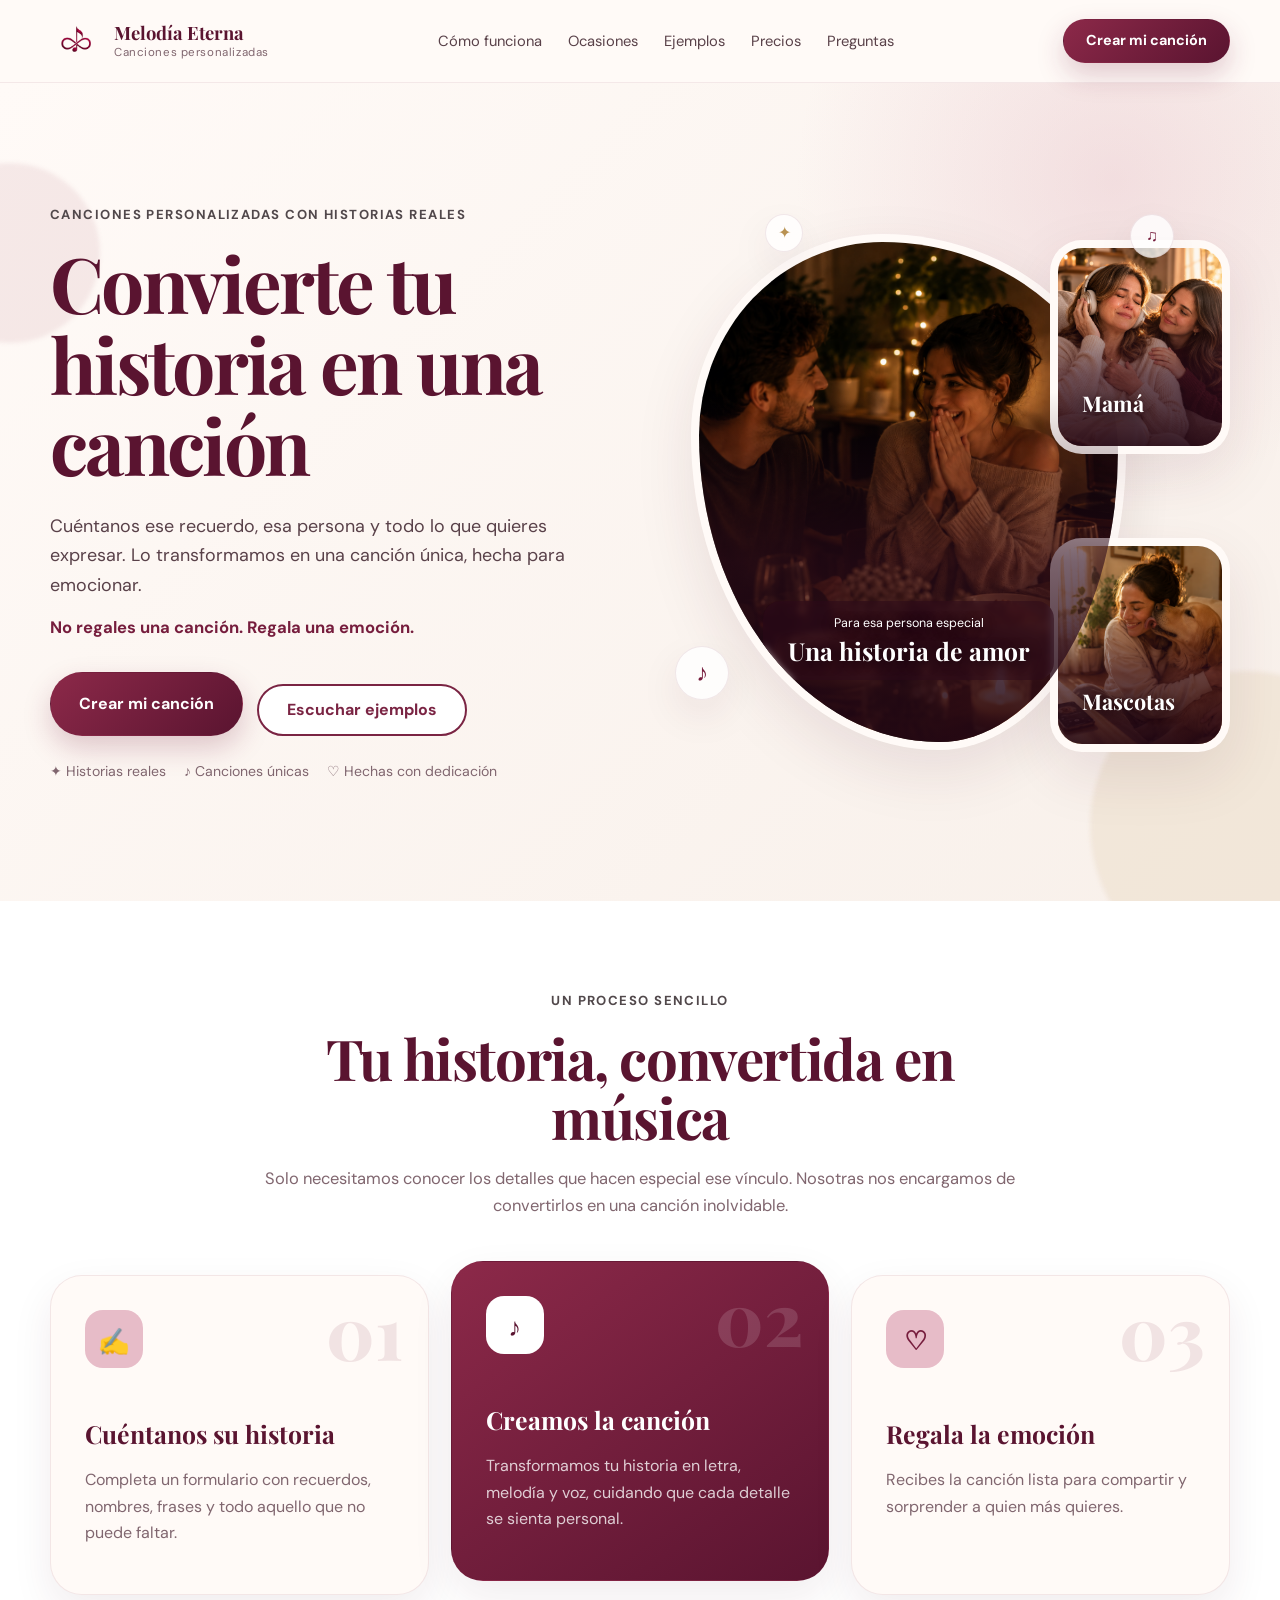
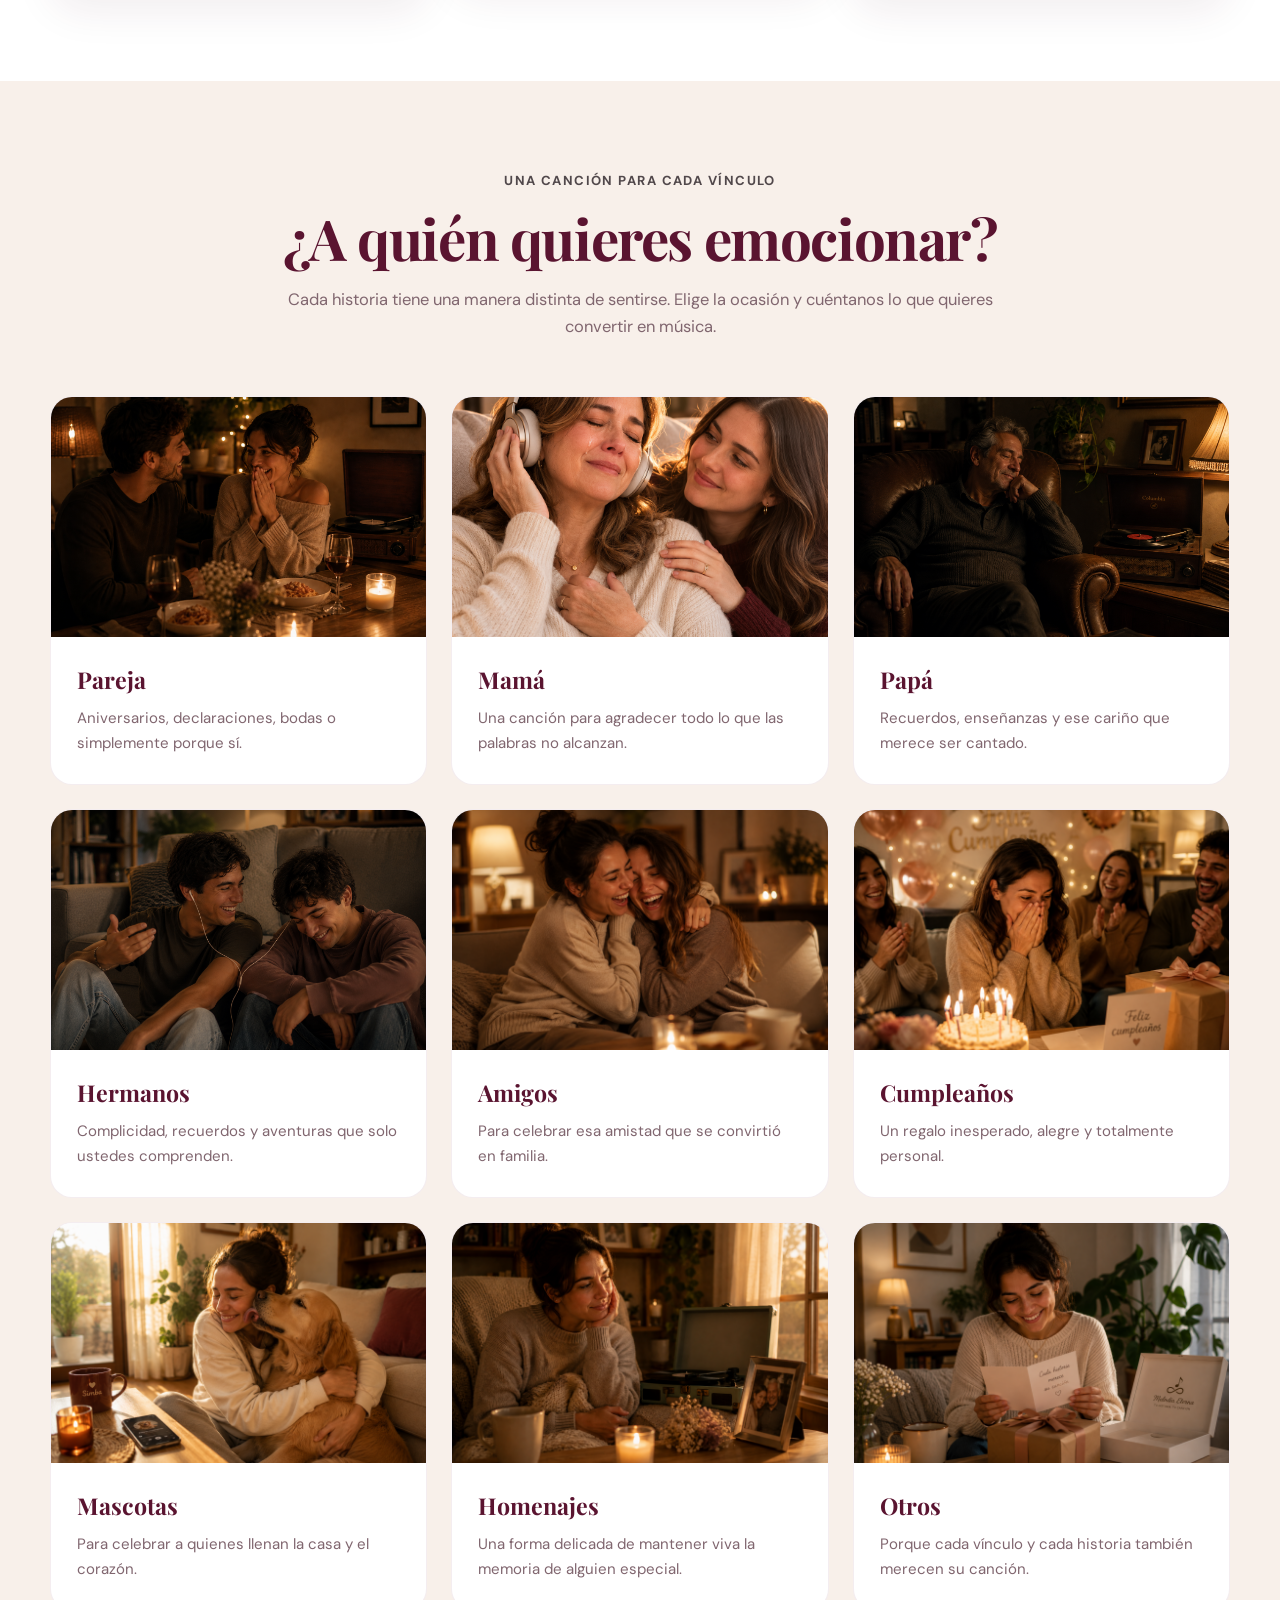
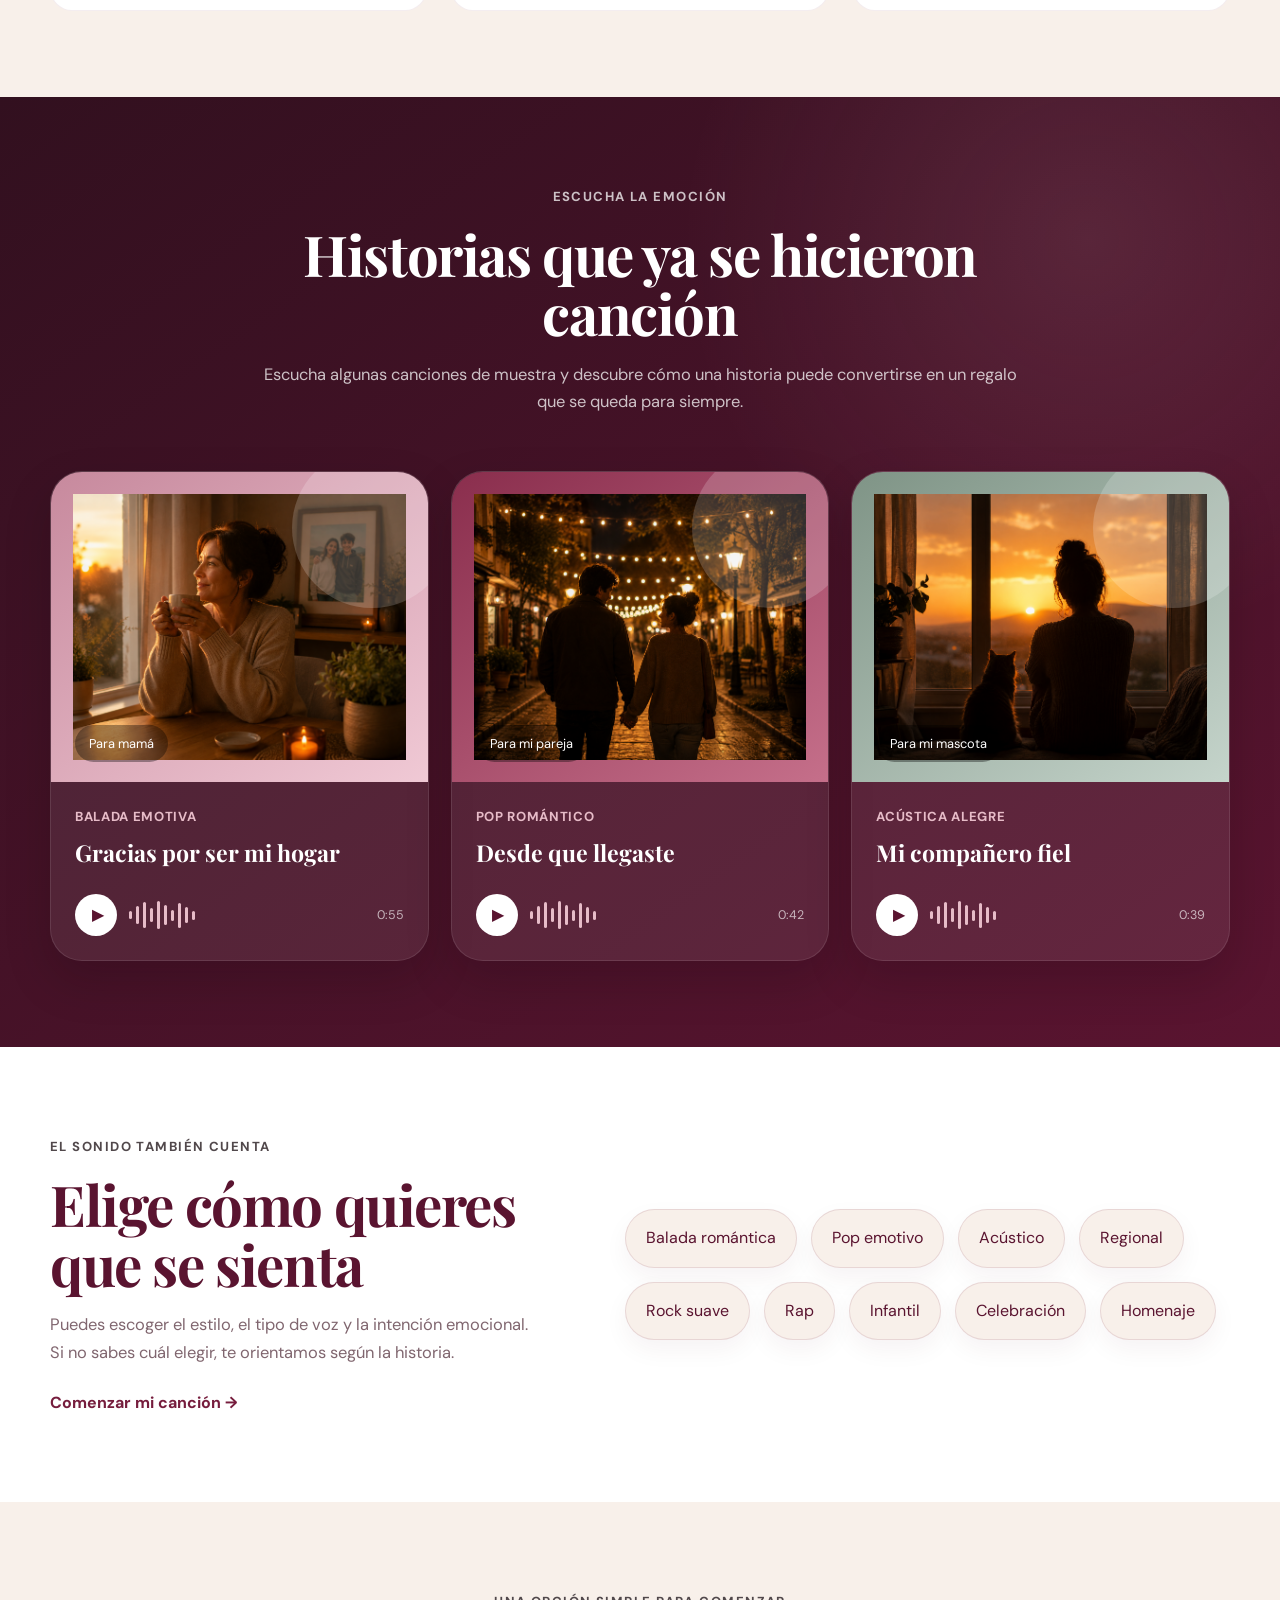
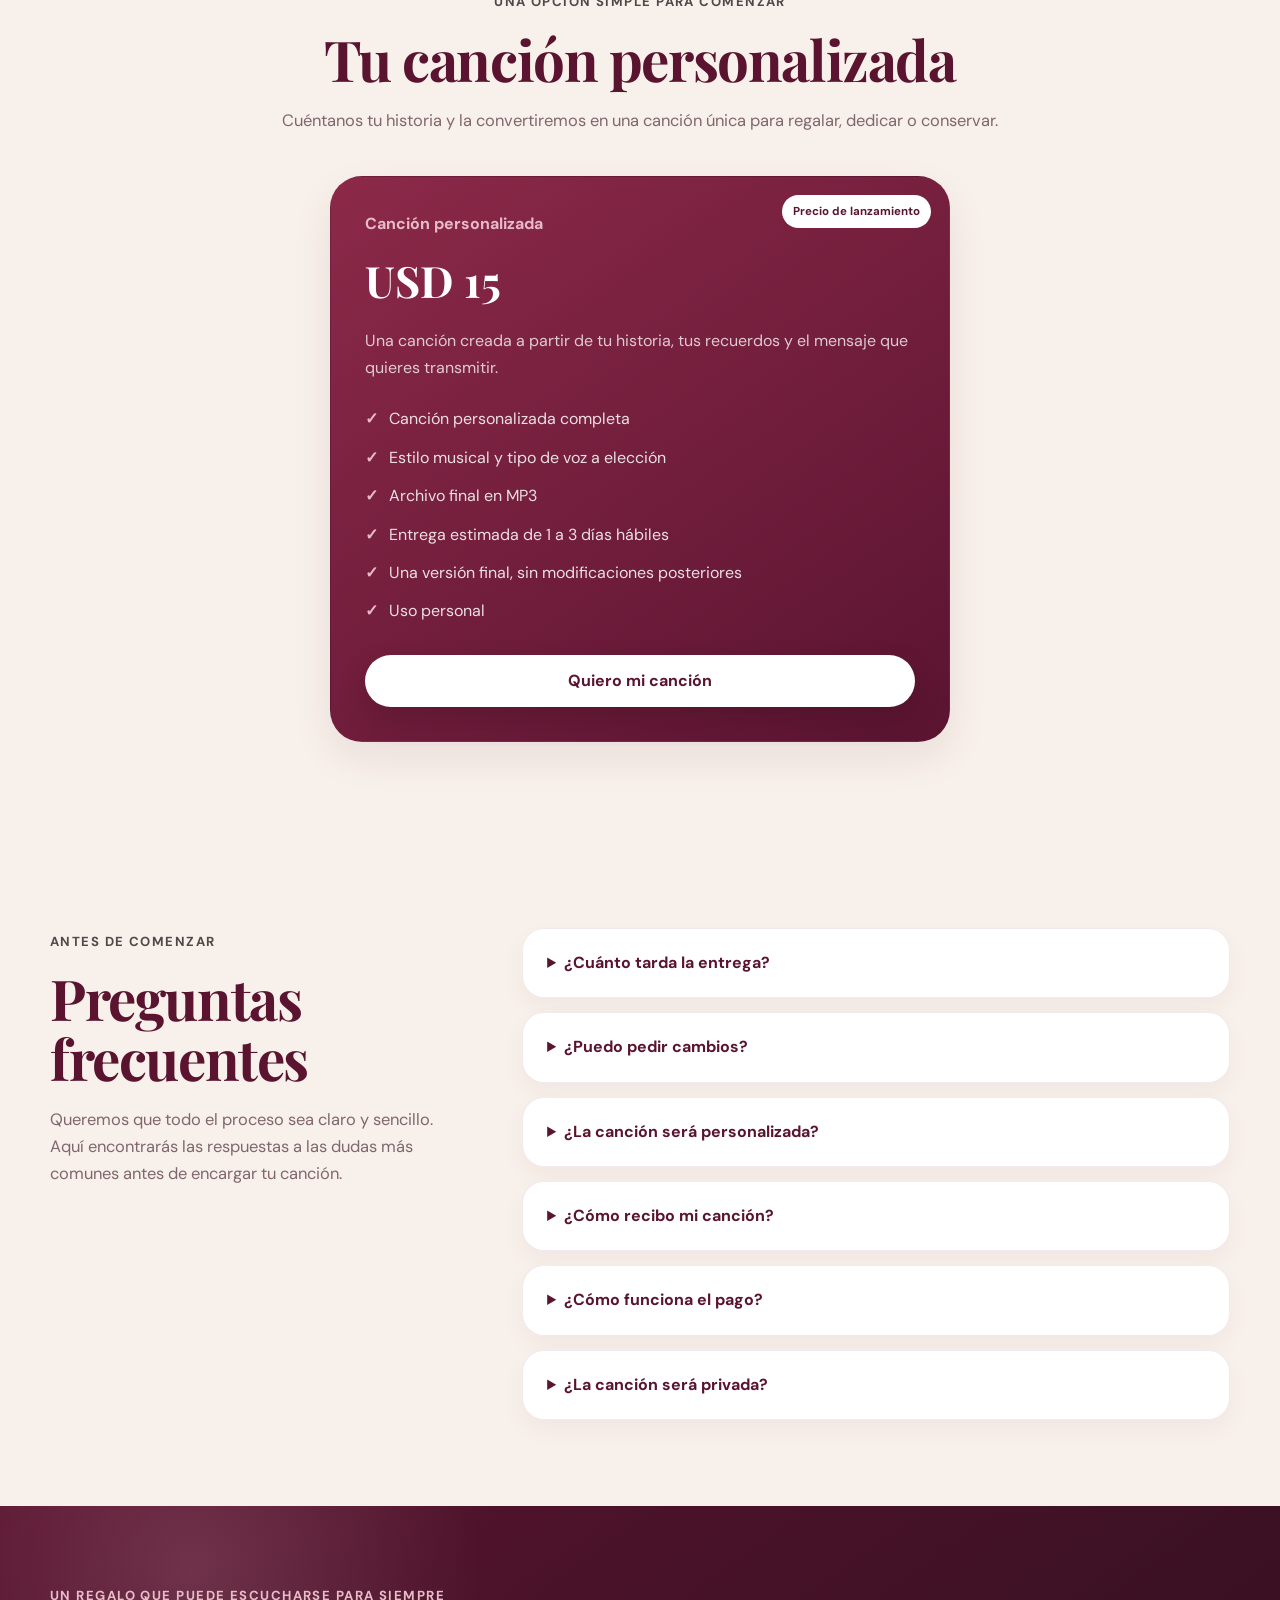
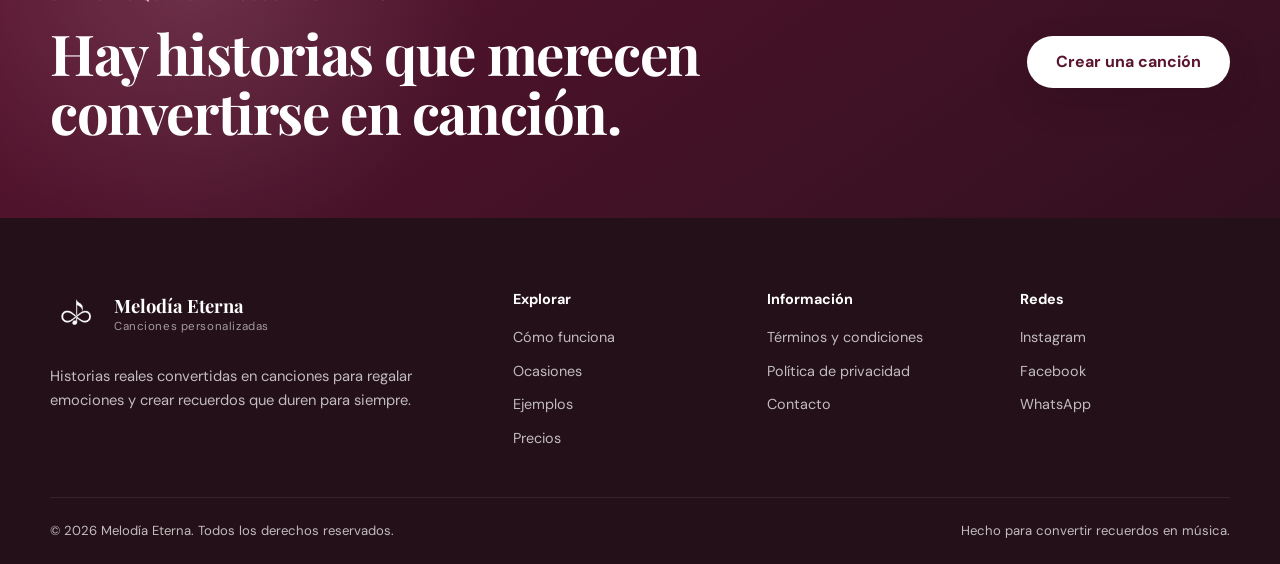
<file: index.html>
<!DOCTYPE html>

<html lang="es">
<head>
<meta charset="utf-8"/>
<meta content="width=device-width, initial-scale=1.0" name="viewport"/>
<meta content="light" name="color-scheme"/>
<meta content="#fffaf7" name="theme-color"/>
<style>html,body{background:#fffaf7;color-scheme:light}</style>
<title>Melodía Eterna | Canciones personalizadas</title>
<link rel="icon" type="image/png" href="/img/logo-simbolo.png"/>
<meta content="Transformamos historias reales en canciones personalizadas para regalar emociones y crear recuerdos que duren para siempre." name="description"/>
<link href="https://fonts.googleapis.com" rel="preconnect"/>
<link crossorigin="" href="https://fonts.gstatic.com" rel="preconnect"/>
<link href="https://fonts.googleapis.com/css2?family=DM+Sans:wght@400;500;600;700&amp;family=Playfair+Display:wght@600;700;800&amp;display=swap" rel="stylesheet"/>
<link href="css/style.css" rel="stylesheet"/>
</head>
<body>
<!-- CABECERA -->
<header class="site-header">
<div class="container header-inner">
<a aria-label="Ir al inicio" class="brand" href="#inicio">
<span aria-hidden="true" class="brand-mark"><img alt="" src="img/logo-simbolo.png"/></span>
<span class="brand-text">
<strong>Melodía Eterna</strong>
<small>Canciones personalizadas</small>
</span>
</a>
<nav aria-label="Navegación principal" class="main-nav">
<a href="#como-funciona">Cómo funciona</a>
<a href="#ocasiones">Ocasiones</a>
<a href="#ejemplos">Ejemplos</a>
<a href="#precios">Precios</a>
<a href="#preguntas">Preguntas</a>
</nav>
<a class="button button-small" href="pages/crear-cancion.html">Crear mi canción</a>
</div>
</header>
<main>
<!-- HERO -->
<section class="hero" id="inicio">
<div class="hero-glow hero-glow-one"></div>
<div class="hero-glow hero-glow-two"></div>
<div class="container hero-grid">
<div class="hero-copy">
<span class="eyebrow">Canciones personalizadas con historias reales</span>
<h1>Convierte tu historia en una canción</h1>
<p class="hero-lead">
            Cuéntanos ese recuerdo, esa persona y todo lo que quieres expresar.
            Lo transformamos en una canción única, hecha para emocionar.
          </p>
<p class="hero-slogan">
            No regales una canción. Regala una emoción.
          </p>
<div class="hero-actions">
<a class="button" href="pages/crear-cancion.html">Crear mi canción</a>
<a class="button button-secondary" href="#ejemplos">Escuchar ejemplos</a>
</div>
<div class="hero-proof">
<span>✦ Historias reales</span>
<span>♪ Canciones únicas</span>
<span>♡ Hechas con dedicación</span>
</div>
</div>
<div aria-label="Recuerdos familiares, de pareja y mascotas" class="story-collage"><article class="memory-card memory-card-main"><img alt="Una historia de amor" src="img/pareja.png"/><div class="memory-caption"><small>Para esa persona especial</small><strong>Una historia de amor</strong></div></article><article class="memory-card memory-card-top"><img alt="Mamá" src="img/mama.png"/><div class="memory-caption"><strong>Mamá</strong></div></article><article class="memory-card memory-card-bottom"><img alt="Mascotas" src="img/mascotas.png"/><div class="memory-caption"><strong>Mascotas</strong></div></article><div class="floating-note note-one">♪</div><div class="floating-note note-two">♫</div><div class="floating-note note-three">✦</div></div>
</div>
</section>
<!-- CÓMO FUNCIONA -->
<section class="section section-light" id="como-funciona">
<div class="container">
<div class="section-heading">
<span class="section-kicker">Un proceso sencillo</span>
<h2>Tu historia, convertida en música</h2>
<p>
            Solo necesitamos conocer los detalles que hacen especial ese vínculo.
            Nosotras nos encargamos de convertirlos en una canción inolvidable.
          </p>
</div>
<div class="steps-grid">
<article class="step-card">
<span class="step-number">01</span>
<div class="step-icon">✍</div>
<h3>Cuéntanos su historia</h3>
<p>
              Completa un formulario con recuerdos, nombres, frases y todo
              aquello que no puede faltar.
            </p>
</article>
<article class="step-card featured">
<span class="step-number">02</span>
<div class="step-icon">♪</div>
<h3>Creamos la canción</h3>
<p>
              Transformamos tu historia en letra, melodía y voz, cuidando que
              cada detalle se sienta personal.
            </p>
</article>
<article class="step-card">
<span class="step-number">03</span>
<div class="step-icon">♡</div>
<h3>Regala la emoción</h3>
<p>
              Recibes la canción lista para compartir y sorprender a quien más
              quieres.
            </p>
</article>
</div>
</div>
</section>
<!-- OCASIONES -->
<section class="section section-cream" id="ocasiones">
<div class="container">
<div class="section-heading">
<span class="section-kicker">Una canción para cada vínculo</span>
<h2>¿A quién quieres emocionar?</h2>
<p>
            Cada historia tiene una manera distinta de sentirse. Elige la ocasión
            y cuéntanos lo que quieres convertir en música.
          </p>
</div>
<div class="occasion-grid"><article class="occasion-card"><div class="occasion-image"><img alt="Canción personalizada para pareja" src="img/pareja.png"/></div><div class="occasion-content"><h3>Pareja</h3><p>Aniversarios, declaraciones, bodas o simplemente porque sí.</p></div></article><article class="occasion-card"><div class="occasion-image"><img alt="Canción personalizada para mamá" src="img/mama.png"/></div><div class="occasion-content"><h3>Mamá</h3><p>Una canción para agradecer todo lo que las palabras no alcanzan.</p></div></article><article class="occasion-card"><div class="occasion-image"><img alt="Canción personalizada para papá" src="img/papa.png"/></div><div class="occasion-content"><h3>Papá</h3><p>Recuerdos, enseñanzas y ese cariño que merece ser cantado.</p></div></article><article class="occasion-card"><div class="occasion-image"><img alt="Canción personalizada para hermanos" src="img/hermanos.png"/></div><div class="occasion-content"><h3>Hermanos</h3><p>Complicidad, recuerdos y aventuras que solo ustedes comprenden.</p></div></article><article class="occasion-card"><div class="occasion-image"><img alt="Canción personalizada para amigos" src="img/amigos.png"/></div><div class="occasion-content"><h3>Amigos</h3><p>Para celebrar esa amistad que se convirtió en familia.</p></div></article><article class="occasion-card"><div class="occasion-image"><img alt="Canción personalizada para cumpleaños" src="img/cumpleanos.png"/></div><div class="occasion-content"><h3>Cumpleaños</h3><p>Un regalo inesperado, alegre y totalmente personal.</p></div></article><article class="occasion-card"><div class="occasion-image"><img alt="Canción personalizada para mascotas" src="img/mascotas.png"/></div><div class="occasion-content"><h3>Mascotas</h3><p>Para celebrar a quienes llenan la casa y el corazón.</p></div></article><article class="occasion-card"><div class="occasion-image"><img alt="Canción personalizada para homenajes" src="img/homenajes.png"/></div><div class="occasion-content"><h3>Homenajes</h3><p>Una forma delicada de mantener viva la memoria de alguien especial.</p></div></article><article class="occasion-card"><div class="occasion-image"><img alt="Canción personalizada para otros" src="img/otros.png"/></div><div class="occasion-content"><h3>Otros</h3><p>Porque cada vínculo y cada historia también merecen su canción.</p></div></article></div>
</div>
</section>
<!-- EJEMPLOS -->
<section class="section section-dark" id="ejemplos">
<div class="container">
<div class="section-heading section-heading-light">
<span class="section-kicker">Escucha la emoción</span>
<h2>Historias que ya se hicieron canción</h2>
<p>Escucha algunas canciones de muestra y descubre cómo una historia puede convertirse en un regalo que se queda para siempre.</p>
</div>
<div class="audio-grid">
<article class="audio-card">
<div class="audio-cover cover-one"><img alt="Gracias por ser mi hogar" src="img/mama2.png"/><span>Para mamá</span></div>
<div class="audio-info">
<p class="audio-type">Balada emotiva</p>
<h3>Gracias por ser mi hogar</h3>
<audio preload="metadata" src="audio/Gracias por ser mi hogar.mp3"></audio>
<div class="fake-player">
<button aria-label="Reproducir Gracias por ser mi hogar" type="button">▶</button>
<div aria-label="Progreso de Gracias por ser mi hogar" aria-valuemax="100" aria-valuemin="0" aria-valuenow="0" class="wave" role="slider" tabindex="0">
<i></i><i></i><i></i><i></i><i></i><i></i><i></i><i></i><i></i><i></i>
</div>
<span class="audio-time">0:56</span>
</div>
</div>
</article>
<article class="audio-card">
<div class="audio-cover cover-two"><img alt="Desde que llegaste" src="img/pareja2.png"/><span>Para mi pareja</span></div>
<div class="audio-info">
<p class="audio-type">Pop romántico</p>
<h3>Desde que llegaste</h3>
<audio preload="metadata" src="audio/Desde que llegaste.mp3"></audio>
<div class="fake-player">
<button aria-label="Reproducir Desde que llegaste" type="button">▶</button>
<div aria-label="Progreso de Desde que llegaste" aria-valuemax="100" aria-valuemin="0" aria-valuenow="0" class="wave" role="slider" tabindex="0">
<i></i><i></i><i></i><i></i><i></i><i></i><i></i><i></i><i></i><i></i>
</div>
<span class="audio-time">0:42</span>
</div>
</div>
</article>
<article class="audio-card">
<div class="audio-cover cover-three"><img alt="Mi compañero fiel" src="img/mascotas2.png"/><span>Para mi mascota</span></div>
<div class="audio-info">
<p class="audio-type">Acústica alegre</p>
<h3>Mi compañero fiel</h3>
<audio preload="metadata" src="audio/mi-companero-fiel.mp3"></audio>
<div class="fake-player">
<button aria-label="Reproducir Mi compañero fiel" type="button">▶</button>
<div aria-label="Progreso de Mi compañero fiel" aria-valuemax="100" aria-valuemin="0" aria-valuenow="0" class="wave" role="slider" tabindex="0">
<i></i><i></i><i></i><i></i><i></i><i></i><i></i><i></i><i></i><i></i>
</div>
<span class="audio-time">0:40</span>
</div>
</div>
</article>
</div>
</div>
</section>
<!-- ESTILOS -->
<section class="section section-light">
<div class="container style-layout">
<div class="style-copy">
<span class="section-kicker">El sonido también cuenta</span>
<h2>Elige cómo quieres que se sienta</h2>
<p>
            Puedes escoger el estilo, el tipo de voz y la intención emocional.
            Si no sabes cuál elegir, te orientamos según la historia.
          </p>
<a class="text-link" href="pages/crear-cancion.html">Comenzar mi canción →</a>
</div>
<div class="music-tags">
<span>Balada romántica</span>
<span>Pop emotivo</span>
<span>Acústico</span>
<span>Regional</span>
<span>Rock suave</span>
<span>Rap</span>
<span>Infantil</span>
<span>Celebración</span>
<span>Homenaje</span>
</div>
</div>
</section>
<!-- PRECIOS -->
<section class="section section-cream" id="precios">
<div class="container">
<div class="section-heading">
<span class="section-kicker">Una opción simple para comenzar</span>
<h2>Tu canción personalizada</h2>
<p>Cuéntanos tu historia y la convertiremos en una canción única para regalar, dedicar o conservar.</p>
</div>
<div class="pricing-grid"><article class="price-card price-card-featured launch-card"><span class="popular-badge">Precio de lanzamiento</span>
<p class="plan-name">Canción personalizada</p>
<h3>USD 15</h3>
<p class="plan-description">Una canción creada a partir de tu historia, tus recuerdos y el mensaje que quieres transmitir.</p>
<ul>
<li>Canción personalizada completa</li>
<li>Estilo musical y tipo de voz a elección</li>
<li>Archivo final en MP3</li>
<li>Entrega estimada de 1 a 3 días hábiles</li>
<li>Una versión final, sin modificaciones posteriores</li>
<li>Uso personal</li>
</ul>
<a class="button full-width" href="pages/crear-cancion.html">Quiero mi canción</a></article></div>
</div></section>
<!-- TESTIMONIOS -->

<!-- FORMULARIO -->
<!-- FAQ -->
<section class="section section-cream" id="preguntas">
<div class="container faq-layout">
<div class="faq-copy">
<span class="section-kicker">Antes de comenzar</span>
<h2>Preguntas frecuentes</h2>
<p>
            Queremos que todo el proceso sea claro y sencillo. Aquí encontrarás las respuestas a las dudas más comunes antes de encargar tu canción.
          </p>
</div>
<div class="faq-list">
<details><summary>¿Cuánto tarda la entrega?</summary><p>La entrega estimada es de 1 a 3 días hábiles. Los pedidos se realizan por orden de llegada; si hubiera un volumen excepcional, te informaremos antes de comenzar.</p></details>
<details><summary>¿Puedo pedir cambios?</summary><p>El servicio de lanzamiento incluye una única versión final y no contempla modificaciones posteriores. Por eso, antes de crearla te pedimos que nos cuentes con detalle todo lo que quieres incluir y lo que prefieres evitar.</p></details>
<details><summary>¿La canción será personalizada?</summary><p>Sí. La letra y la dirección creativa se construyen a partir de la historia, recuerdos, nombres, emociones y preferencias que nos compartas en el formulario.</p></details>
<details><summary>¿Cómo recibo mi canción?</summary><p>Recibirás tu canción final en formato MP3 a través del medio de contacto indicado en tu pedido.</p></details>
<details><summary>¿Cómo funciona el pago?</summary><p>Después de revisar tu solicitud nos pondremos en contacto contigo para confirmar el pago. En Chile puedes pagar mediante Mercado Pago; desde otros países, mediante PayPal.</p></details>
<details><summary>¿La canción será privada?</summary><p>Sí. Tu historia y tus datos se utilizan únicamente para gestionar y crear tu pedido. No publicaremos ni compartiremos tu canción sin tu autorización.</p></details>
</div>
</div>
</section>
<!-- CTA FINAL -->
<section class="final-cta">
<div class="container final-cta-inner">
<div>
<span class="section-kicker">Un regalo que puede escucharse para siempre</span>
<h2>Hay historias que merecen convertirse en canción.</h2>
</div>
<a class="button button-light" href="pages/crear-cancion.html">
          Crear una canción
        </a>
</div>
</section>
</main>
<!-- PIE DE PÁGINA -->
<footer class="site-footer">
<div class="container footer-grid">
<div class="footer-brand">
<a class="brand brand-footer" href="#inicio">
<span aria-hidden="true" class="brand-mark"><img alt="" src="img/logo-simbolo.png"/></span>
<span class="brand-text">
<strong>Melodía Eterna</strong>
<small>Canciones personalizadas</small>
</span>
</a>
<p>
          Historias reales convertidas en canciones para regalar emociones y
          crear recuerdos que duren para siempre.
        </p>
</div>
<div class="footer-links">
<strong>Explorar</strong>
<a href="#como-funciona">Cómo funciona</a>
<a href="#ocasiones">Ocasiones</a>
<a href="#ejemplos">Ejemplos</a>
<a href="#precios">Precios</a>
</div>
<div class="footer-links">
<strong>Información</strong>
<a href="#">Términos y condiciones</a>
<a href="#">Política de privacidad</a>
<a href="#">Contacto</a>
</div>
<div class="footer-links">
<strong>Redes</strong>
<a href="https://www.instagram.com/melodiaeternaoficial/" target="_blank" rel="noopener noreferrer">Instagram</a>
            <a href="https://www.facebook.com/profile.php?id=61594396690981" target="_blank" rel="noopener noreferrer">Facebook</a>
            <a href="https://wa.me/56979349755" target="_blank" rel="noopener noreferrer">WhatsApp</a>
</div>
</div>
<div class="container footer-bottom">
<p>© 2026 Melodía Eterna. Todos los derechos reservados.</p>
<p>Hecho para convertir recuerdos en música.</p>
</div>
</footer>
<script>
  document.addEventListener("DOMContentLoaded", () => {
    const cards = [...document.querySelectorAll(".audio-card")];

    const formatTime = (seconds) => {
      if (!Number.isFinite(seconds)) return "0:00";
      const minutes = Math.floor(seconds / 60);
      const secs = Math.floor(seconds % 60).toString().padStart(2, "0");
      return `${minutes}:${secs}`;
    };

    const stopOtherTracks = (currentAudio) => {
      cards.forEach((card) => {
        const audio = card.querySelector("audio");
        const button = card.querySelector(".fake-player button");
        const wave = card.querySelector(".wave");
        if (audio !== currentAudio && !audio.paused) {
          audio.pause();
          button.textContent = "▶";
          button.setAttribute("aria-label", button.getAttribute("aria-label").replace("Pausar", "Reproducir"));
          wave.classList.remove("is-playing");
        }
      });
    };

    cards.forEach((card) => {
      const audio = card.querySelector("audio");
      const button = card.querySelector(".fake-player button");
      const wave = card.querySelector(".wave");
      const time = card.querySelector(".audio-time");
      const title = card.querySelector("h3").textContent.trim();

      const updateProgress = () => {
        const percent = audio.duration ? (audio.currentTime / audio.duration) * 100 : 0;
        wave.style.setProperty("--progress", `${percent}%`);
        wave.setAttribute("aria-valuenow", Math.round(percent));
        time.textContent = audio.currentTime > 0 ? `${formatTime(audio.currentTime)} / ${formatTime(audio.duration)}` : formatTime(audio.duration);
      };

      audio.addEventListener("loadedmetadata", updateProgress);
      audio.addEventListener("timeupdate", updateProgress);

      button.addEventListener("click", async () => {
        if (audio.paused) {
          stopOtherTracks(audio);
          try {
            await audio.play();
            button.textContent = "❚❚";
            button.setAttribute("aria-label", `Pausar ${title}`);
            wave.classList.add("is-playing");
          } catch (error) {
            console.error("No se pudo reproducir el audio:", error);
          }
        } else {
          audio.pause();
          button.textContent = "▶";
          button.setAttribute("aria-label", `Reproducir ${title}`);
          wave.classList.remove("is-playing");
        }
      });

      const seek = (clientX) => {
        if (!audio.duration) return;
        const rect = wave.getBoundingClientRect();
        const ratio = Math.min(1, Math.max(0, (clientX - rect.left) / rect.width));
        audio.currentTime = ratio * audio.duration;
        updateProgress();
      };

      wave.addEventListener("click", (event) => seek(event.clientX));
      wave.addEventListener("keydown", (event) => {
        if (!audio.duration) return;
        if (event.key === "ArrowRight" || event.key === "ArrowLeft") {
          event.preventDefault();
          audio.currentTime = Math.min(audio.duration, Math.max(0, audio.currentTime + (event.key === "ArrowRight" ? 5 : -5)));
          updateProgress();
        }
      });

      audio.addEventListener("ended", () => {
        button.textContent = "▶";
        button.setAttribute("aria-label", `Reproducir ${title}`);
        wave.classList.remove("is-playing");
        audio.currentTime = 0;
        updateProgress();
      });
    });
  });
</script>
</body>
</html>
</file>
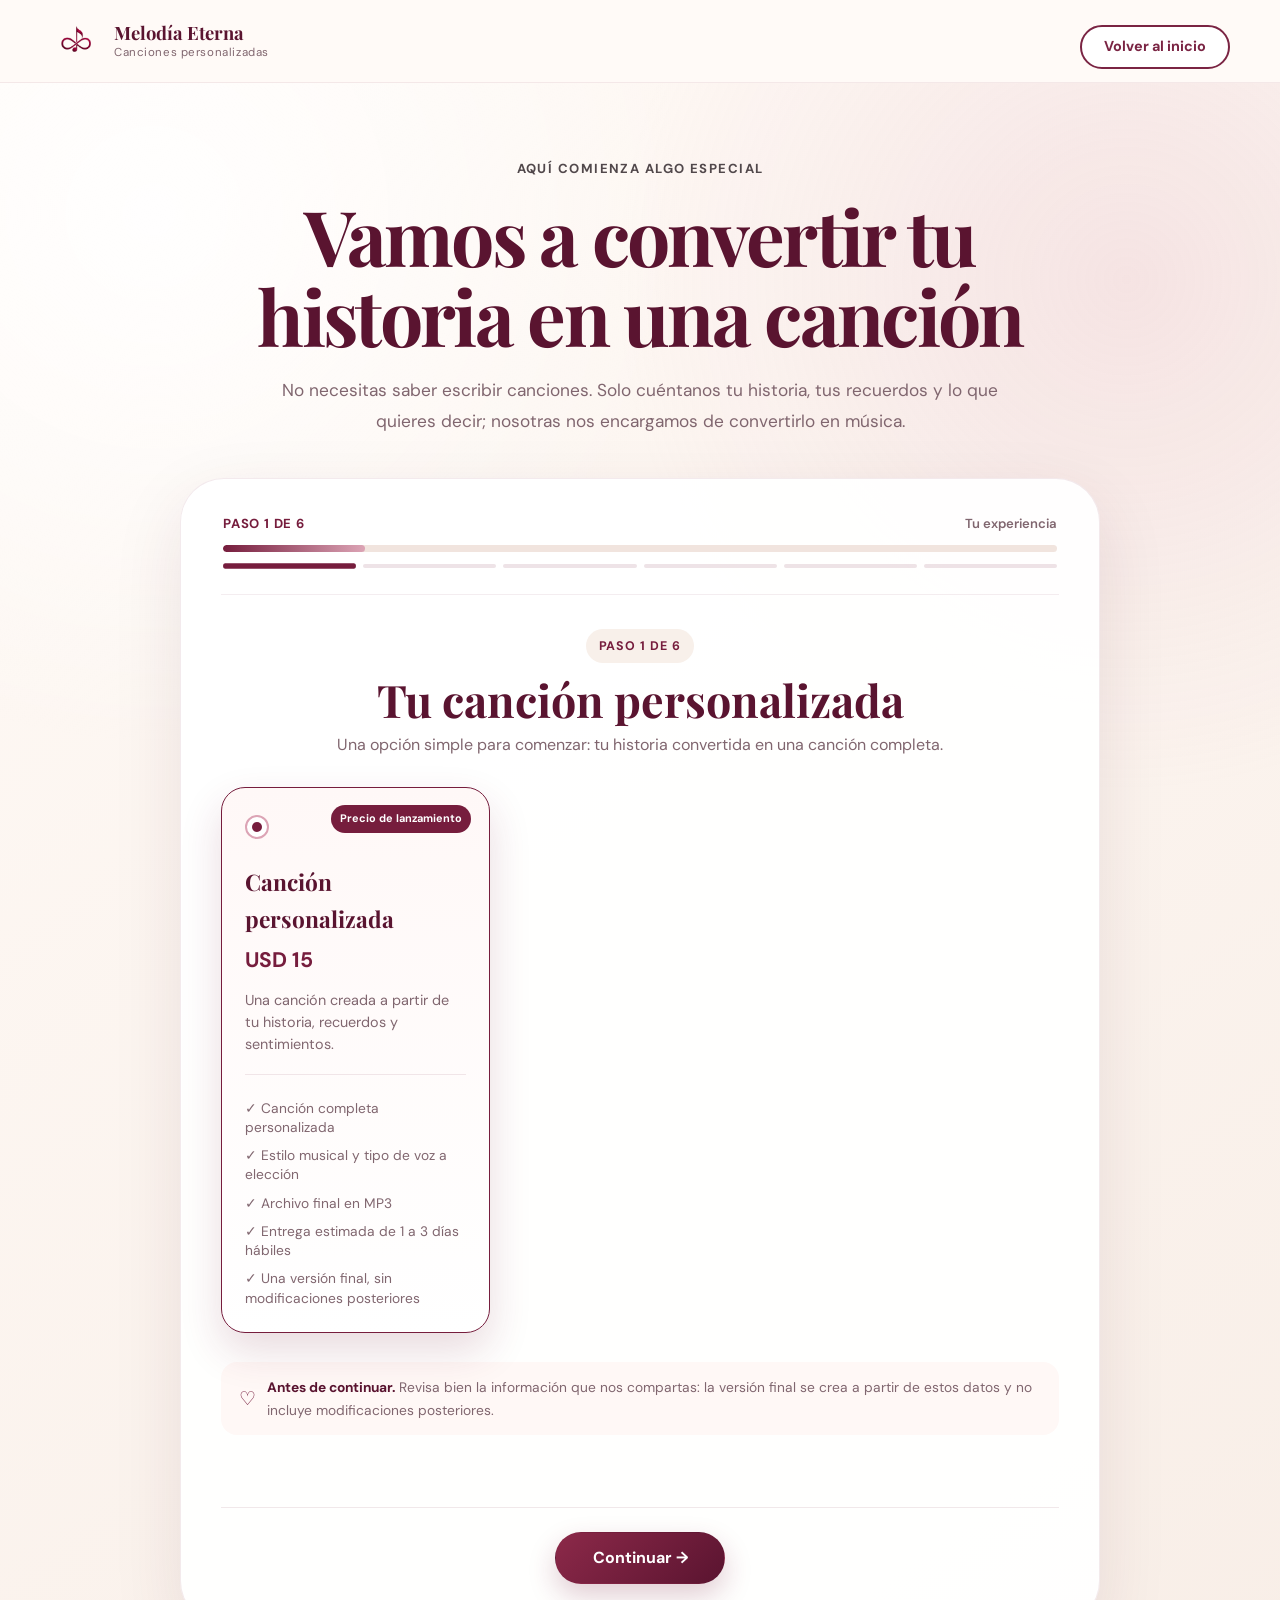
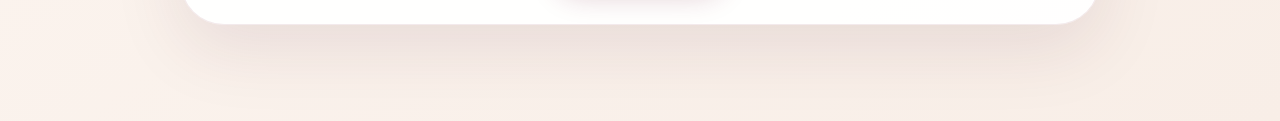
<file: pages/crear-cancion.html>
<!DOCTYPE html>
<html lang="es">
<head>
<meta charset="utf-8"/>
<meta content="width=device-width, initial-scale=1.0" name="viewport"/>
<title>Crear mi canción | Melodía Eterna</title>
<link rel="icon" type="image/png" href="/img/logo-simbolo.png"/>
<link href="https://fonts.googleapis.com" rel="preconnect"/>
<link crossorigin href="https://fonts.gstatic.com" rel="preconnect"/>
<link href="https://fonts.googleapis.com/css2?family=DM+Sans:wght@400;500;600;700&family=Playfair+Display:wght@600;700;800&display=swap" rel="stylesheet"/>
<link href="../css/style.css" rel="stylesheet"/>
</head>
<body>
<header class="site-header"><div class="container header-inner"><a aria-label="Volver al inicio" class="brand" href="../index.html"><span class="brand-mark"><img alt="" src="../img/logo-simbolo.png"/></span><span class="brand-text"><strong>Melodía Eterna</strong><small>Canciones personalizadas</small></span></a><a class="button button-secondary button-small" href="../index.html">Volver al inicio</a></div></header>
<main class="form-page"><section class="form-intro"><div class="container form-intro-inner">
<span class="section-kicker">Aquí comienza algo especial</span><h1>Vamos a convertir tu historia en una canción</h1><p>No necesitas saber escribir canciones. Solo cuéntanos tu historia, tus recuerdos y lo que quieres decir; nosotras nos encargamos de convertirlo en música.</p>
<form class="song-wizard" id="song-form" novalidate>
<div aria-label="Progreso del formulario" class="wizard-progress"><div class="wizard-progress-top"><span id="progress-label">Paso 1 de 6</span><span id="progress-percent">Tu experiencia</span></div><div class="wizard-track"><span id="progress-fill"></span></div><div aria-hidden="true" class="wizard-dots"><span class="active"></span><span></span><span></span><span></span><span></span><span></span></div></div>
<section aria-labelledby="step-1-title" class="wizard-step active" data-step="1"><div class="form-step-heading"><span class="form-step-number">Paso 1 de 6</span><h2 id="step-1-title">Tu canción personalizada</h2><p>Una opción simple para comenzar: tu historia convertida en una canción completa.</p></div><fieldset class="experience-options"><legend class="sr-only">Servicio seleccionado</legend><label class="experience-option experience-option-featured"><input checked data-price="USD 15" name="experiencia" required type="radio" value="Canción personalizada"/><span class="experience-option-inner"><span class="experience-badge">Precio de lanzamiento</span><span class="experience-card-top"><span aria-hidden="true" class="experience-check"></span><span class="experience-select-text">Incluida</span></span><span class="experience-name">Canción personalizada</span><strong>USD 15</strong><span class="experience-description">Una canción creada a partir de tu historia, recuerdos y sentimientos.</span><span class="experience-divider"></span><span class="experience-feature">✓ Canción completa personalizada</span><span class="experience-feature">✓ Estilo musical y tipo de voz a elección</span><span class="experience-feature">✓ Archivo final en MP3</span><span class="experience-feature">✓ Entrega estimada de 1 a 3 días hábiles</span><span class="experience-feature">✓ Una versión final, sin modificaciones posteriores</span></span></label></fieldset><div class="experience-assurance"><span>♡</span><p><strong>Antes de continuar.</strong> Revisa bien la información que nos compartas: la versión final se crea a partir de estos datos y no incluye modificaciones posteriores.</p></div></section>
<section aria-labelledby="step-2-title" class="wizard-step" data-step="2"><div class="form-step-heading"><span class="form-step-number">Paso 2 de 6</span><h2 id="step-2-title">Cuéntanos quién hace el pedido</h2><p>Usaremos estos datos únicamente para comunicarnos contigo sobre tu canción.</p></div><div class="form-grid two-cols"><label class="field"><span>Tu nombre completo *</span><input autocomplete="name" name="comprador_nombre" placeholder="Ej. Marcela González" required type="text"/></label><label class="field"><span>Correo electrónico *</span><input autocomplete="email" name="comprador_email" placeholder="tucorreo@ejemplo.com" required type="email"/></label><label class="field"><span>Número de teléfono (WhatsApp) *</span><input autocomplete="tel" name="comprador_whatsapp" placeholder="Incluye el código de país" required type="tel"/></label></div></section>
<section aria-labelledby="step-3-title" class="wizard-step" data-step="3"><div class="form-step-heading"><span class="form-step-number">Paso 3 de 6</span><h2 id="step-3-title">¿Para quién será la canción?</h2><p>Estos datos nos ayudan a darle a la historia el tono correcto desde el primer verso.</p></div><div class="form-grid two-cols"><label class="field"><span>Nombre de la persona *</span><input name="destinatario_nombre" placeholder="Como quieres que aparezca en la canción" required type="text"/></label><label class="field"><span>¿Qué relación tiene contigo? *</span><select name="relacion" required><option value="">Selecciona una opción</option><option>Pareja</option><option>Mamá</option><option>Papá</option><option>Hija/o</option><option>Amiga/o</option><option>Mascota</option><option>Otro</option></select></label><label class="field conditional-inline" hidden id="relacion-otra-block"><span>Cuéntanos cuál relación *</span><input maxlength="30" name="relacion_otra" placeholder="Ej. hermana, abuela, compañera de trabajo" type="text"/></label><label class="field"><span>Ocasión *</span><select name="ocasion" required><option value="">Selecciona una opción</option><option>Cumpleaños</option><option>Aniversario</option><option>Boda</option><option>Pedida de matrimonio</option><option>Día de la Madre / Día del Padre</option><option>Homenaje o recuerdo de alguien especial</option><option>Reconciliación / pedir perdón</option><option>Declaración de amor</option><option>Agradecimiento</option><option>Graduación u otro logro</option><option>Sin ocasión especial</option><option>Otra</option></select></label><label class="field conditional-inline" hidden id="ocasion-otra-block"><span>Cuéntanos cuál ocasión *</span><input maxlength="30" name="ocasion_otra" placeholder="Cuéntanos cuál" type="text"/></label></div></section>
<section aria-labelledby="step-4-title" class="wizard-step" data-step="4"><div class="form-step-heading"><span class="form-step-number">Paso 4 de 6</span><h2 id="step-4-title">Cuéntanos su historia</h2><p>No necesitas escribir bonito ni en orden. Cuéntanos lo que pasó; nosotras nos encargamos de convertirlo en canción.</p></div><div class="form-grid story-grid"><label class="field story-main"><span>Cuéntanos la historia que quieres convertir en canción *</span><textarea name="historia" placeholder="Cuéntanos lo que pasó, qué significa esa persona para ti, qué quieres expresarle y cualquier detalle que nos ayude a contar su historia." required rows="8"></textarea></label><label class="field story-memory"><span>Recuerdos o momentos que no pueden faltar <small>(opcional)</small></span><textarea name="recuerdos" placeholder="Una anécdota, un viaje, una dificultad superada, una costumbre especial..." rows="8"></textarea></label><label class="field story-short"><span>Frase, palabra o detalle especial <small>(opcional)</small></span><textarea maxlength="220" name="frase_especial" placeholder="Puede ser un apodo, una frase entre ustedes, una palabra especial o una fecha importante." rows="3"></textarea></label><label class="field story-short"><span>Algo que prefieres que NO mencionemos <small>(opcional)</small></span><textarea maxlength="220" name="evitar" placeholder="Si hay algún tema, persona, situación o detalle que prefieras que no aparezca en la canción, indícalo aquí." rows="3"></textarea></label></div></section>
<section aria-labelledby="step-5-title" class="wizard-step" data-step="5"><div class="form-step-heading"><span class="form-step-number">Paso 5 de 6</span><h2 id="step-5-title">¿Cómo quieres que suene?</h2><p>Elige la dirección musical que mejor represente lo que imaginas para tu canción.</p></div><div class="form-grid two-cols"><label class="field"><span>Estilo musical *</span><select name="estilo" required><option value="">Selecciona una opción</option><option>Balada</option><option>Pop</option><option>Pop Latino</option><option>Reguetón / urbano</option><option>Salsa</option><option>Vallenato</option><option>Regional mexicano</option><option>Otro</option></select></label><label class="field"><span>Tipo de voz *</span><select name="voz" required><option value="">Selecciona una opción</option><option value="Femenina">Femenina</option><option value="Masculina">Masculina</option><option value="Me da igual / elige la que mejor funcione">Me da igual / elige la que mejor funcione</option></select></label><label class="field"><span>Emoción o tono *</span><select name="emocion" required><option value="">Selecciona una opción</option><option>Romántica</option><option>Emotiva / sentimental</option><option>Alegre</option><option>Nostálgica</option><option>Divertida</option><option>Inspiradora</option><option>Otra</option></select></label><label class="field conditional-inline" hidden id="emocion-otra-block"><span>Cuéntanos cuál emoción *</span><input maxlength="30" name="emocion_otra" placeholder="Ej. orgullo o serenidad" type="text"/></label><label class="field"><span>Ritmo *</span><select name="ritmo" required><option value="">Selecciona una opción</option><option>Lento e íntimo</option><option>Medio y emotivo</option><option>Animado</option></select></label></div></section>
<section aria-labelledby="step-6-title" class="wizard-step" data-step="6"><div class="form-step-heading"><span class="form-step-number">Paso 6 de 6</span><h2 id="step-6-title">Últimos detalles y revisión</h2><p>Revisa que todo esté correcto antes de preparar tu solicitud.</p></div><div class="review-card" id="review-card"></div><label class="consent-check"><input name="confirmacion" required type="checkbox"/><span>He leído y acepto que el precio de lanzamiento es de US$15, que el tiempo estimado de entrega es de 1 a 3 días hábiles y que el servicio incluye una única versión final de la canción, sin modificaciones posteriores. Confirmo que he incluido toda la información que deseo que se tenga en cuenta para crearla.</span></label></section>
<div aria-live="polite" class="wizard-alert" id="wizard-alert" role="alert"></div><div class="wizard-actions"><button class="button button-secondary" hidden id="prev-step" type="button">← Anterior</button><button class="button" id="next-step" type="button">Continuar →</button><button class="button" hidden id="submit-form" type="submit">Pagar desde Chile · $15.000 CLP</button><button class="button button-secondary" hidden id="submit-paypal" type="button">Pagar desde otro país · PayPal US$15</button></div></form>
<div class="success-panel" hidden id="success-panel"><span class="success-icon">♡</span><p class="success-eyebrow">Tu solicitud está preparada</p><h2>Ya casi está</h2><p>Revisa tu información antes de enviarla. El pedido comenzará únicamente después de que confirmemos la recepción de tu solicitud y el pago.</p><div class="order-summary"><p><strong>✔ Información revisada</strong></p><p><strong>✔ Solicitud preparada</strong></p><p><strong>⏳ La creación comenzará tras confirmar el pago.</strong></p></div><button class="button" id="continue-payment" type="button">Continuar →</button><button class="button button-secondary" hidden id="international-payment" type="button">Pagar desde otro país · US$15</button><button class="button button-secondary" id="back-edit" type="button">Revisar mi información</button><small class="success-trust">🔒 Tu información será utilizada únicamente para gestionar y crear tu canción. Nunca será compartida con terceros.</small><p aria-live="polite" class="payment-status" id="payment-status" role="status"></p></div>
</div></section></main><iframe name="google-form-submit" id="google-form-submit" hidden></iframe>
<script>
const form=document.getElementById('song-form'),steps=[...document.querySelectorAll('.wizard-step')],nextButton=document.getElementById('next-step'),prevButton=document.getElementById('prev-step'),submitButton=document.getElementById('submit-form'),paypalButton=document.getElementById('submit-paypal'),alertBox=document.getElementById('wizard-alert'),progressFill=document.getElementById('progress-fill'),progressLabel=document.getElementById('progress-label'),progressPercent=document.getElementById('progress-percent'),dots=[...document.querySelectorAll('.wizard-dots span')],reviewCard=document.getElementById('review-card'),relacionOtraBlock=document.getElementById('relacion-otra-block'),ocasionOtraBlock=document.getElementById('ocasion-otra-block'),emocionOtraBlock=document.getElementById('emocion-otra-block'),successPanel=document.getElementById('success-panel');let currentStep=1;
const escapeHtml=(value='')=>value.replace(/[&<>'"]/g,char=>({'&':'&amp;','<':'&lt;','>':'&gt;',"'":'&#39;','"':'&quot;'}[char]));
function selectedPlan(){return form.querySelector('input[name="experiencia"]:checked')}
function formValue(name){const field=form.elements[name];if(!field)return'';if(field instanceof RadioNodeList)return field.value;return field.value||''}
function isOther(name){return ['Otra','Otro'].includes(formValue(name))}
function toggleOtherField(selectName,block,inputName){const other=isOther(selectName);block.hidden=!other;const input=form.elements[inputName];input.required=other;if(!other){input.value='';input.classList.remove('field-invalid')}}
function updateConditionalFields(){toggleOtherField('relacion',relacionOtraBlock,'relacion_otra');toggleOtherField('ocasion',ocasionOtraBlock,'ocasion_otra');toggleOtherField('emocion',emocionOtraBlock,'emocion_otra')}
function resolvedValue(mainName,otherName){return isOther(mainName)?formValue(otherName):formValue(mainName)}
function updateProgress(){const percent=Math.round((currentStep/steps.length)*100);progressFill.style.width=`${percent}%`;progressLabel.textContent=`Paso ${currentStep} de ${steps.length}`;progressPercent.textContent=['Tu experiencia','Tus datos','La persona especial','Su historia','El estilo musical','Revisión final'][currentStep-1];dots.forEach((dot,index)=>dot.classList.toggle('active',index<currentStep))}
function showStep(number){currentStep=Math.max(1,Math.min(number,steps.length));steps.forEach(step=>step.classList.toggle('active',Number(step.dataset.step)===currentStep));prevButton.hidden=currentStep===1;nextButton.hidden=currentStep===steps.length;submitButton.hidden=currentStep!==steps.length;paypalButton.hidden=currentStep!==steps.length;alertBox.textContent='';updateConditionalFields();if(currentStep===steps.length)buildReview();updateProgress();form.scrollIntoView({behavior:window.matchMedia('(prefers-reduced-motion: reduce)').matches?'auto':'smooth',block:'start'})}
function validateCurrentStep(){const step=steps[currentStep-1],requiredFields=[...step.querySelectorAll('[required]')];let firstInvalid=null;requiredFields.forEach(field=>{field.classList.remove('field-invalid');const invalid=field.type==='radio'?!step.querySelector(`input[name="${field.name}"]:checked`):!field.checkValidity();if(invalid&&!firstInvalid)firstInvalid=field});if(firstInvalid){alertBox.textContent=currentStep===1?'Elige una experiencia para continuar.':'Revisa los campos marcados antes de continuar.';if(firstInvalid.type!=='radio'){firstInvalid.classList.add('field-invalid');firstInvalid.focus()}return false}return true}
function buildReview(){const plan=selectedPlan();reviewCard.innerHTML=`<h3>Resumen de tu pedido</h3><dl><div><dt>Experiencia</dt><dd>${escapeHtml(plan?.value||'')} · ${escapeHtml(plan?.dataset.price||'')}</dd></div><div><dt>Contacto</dt><dd>${escapeHtml(formValue('comprador_nombre'))}<br>${escapeHtml(formValue('comprador_email'))}<br>${escapeHtml(formValue('comprador_whatsapp'))}</dd></div><div><dt>Destinataria/o</dt><dd>${escapeHtml(formValue('destinatario_nombre'))} · ${escapeHtml(resolvedValue('relacion','relacion_otra'))}<br>${escapeHtml(resolvedValue('ocasion','ocasion_otra'))}</dd></div><div><dt>Dirección musical</dt><dd>${escapeHtml(formValue('estilo'))} · Voz ${escapeHtml(formValue('voz'))}<br>${escapeHtml(resolvedValue('emocion','emocion_otra'))} · ${escapeHtml(formValue('ritmo'))}</dd></div><div class="review-story"><dt>El corazón de la historia</dt><dd>${escapeHtml(formValue('historia')).replace(/\n/g,'<br>')}</dd></div></dl>`}
nextButton.addEventListener('click',()=>{if(currentStep>=steps.length||!validateCurrentStep())return;showStep(currentStep+1)});prevButton.addEventListener('click',()=>showStep(currentStep-1));form.addEventListener('change',event=>{if(['relacion','ocasion','emocion'].includes(event.target.name))updateConditionalFields();event.target.classList.remove('field-invalid')});form.addEventListener('input',event=>{if(event.target.matches('input, textarea, select')){event.target.classList.remove('field-invalid');if(alertBox.textContent)alertBox.textContent=''}});
const googleFormAction='https://docs.google.com/forms/d/e/1FAIpQLScbpRswoCbWtfdM_0oyOq0Q2wthCVuxztYfiT02W4uXHLTKlg/formResponse';
const googleEntry={nombre:'entry.314691855',correo:'entry.1828749494',whatsapp:'entry.1013330642',destinatarioNombre:'entry.1780938346',relacion:'entry.1559767204',ocasion:'entry.657874015',historia:'entry.2015353262',recuerdos:'entry.739824271',detalleEspecial:'entry.1693350233',evitar:'entry.1255368010',estilo:'entry.2048079322',voz:'entry.1222206002',emocion:'entry.236304043',ritmo:'entry.510145914',condiciones:'entry.1729874179'};
const condicionesTexto='He leído y acepto que el precio de lanzamiento es de US$15, que el tiempo estimado de entrega es de 1 a 3 días hábiles y que el servicio incluye una única versión final de la canción, sin modificaciones posteriores. Confirmo que he incluido en este formulario toda la información que deseo que se tenga en cuenta para crearla.';
function submitToGoogleForms(){const payload=new FormData();payload.append(googleEntry.nombre,formValue('comprador_nombre'));payload.append(googleEntry.correo,formValue('comprador_email'));payload.append(googleEntry.whatsapp,formValue('comprador_whatsapp'));payload.append(googleEntry.destinatarioNombre,formValue('destinatario_nombre'));payload.append(googleEntry.relacion,resolvedValue('relacion','relacion_otra'));payload.append(googleEntry.ocasion,resolvedValue('ocasion','ocasion_otra'));payload.append(googleEntry.historia,formValue('historia'));payload.append(googleEntry.recuerdos,formValue('recuerdos'));payload.append(googleEntry.detalleEspecial,formValue('frase_especial'));payload.append(googleEntry.evitar,formValue('evitar'));payload.append(googleEntry.estilo,formValue('estilo'));const vozMap={'Femenina':'Voz femenina','Masculina':'Voz masculina','Me da igual / elige la que mejor funcione':'Me da igual / elige la que mejor funcione'};payload.append(googleEntry.voz,vozMap[formValue('voz')]||formValue('voz'));payload.append(googleEntry.emocion,resolvedValue('emocion','emocion_otra'));payload.append(googleEntry.ritmo,formValue('ritmo'));payload.append(googleEntry.condiciones,condicionesTexto);const hiddenForm=document.createElement('form');hiddenForm.method='POST';hiddenForm.action=googleFormAction;hiddenForm.target='google-form-submit';hiddenForm.style.display='none';for(const[name,value]of payload.entries()){const input=document.createElement('input');input.type='hidden';input.name=name;input.value=value;hiddenForm.appendChild(input)}document.body.appendChild(hiddenForm);hiddenForm.submit();setTimeout(()=>hiddenForm.remove(),1500)}
let googleSubmitStarted=false;const googleFrame=document.getElementById('google-form-submit');googleFrame.addEventListener('load',()=>{if(!googleSubmitStarted)return;form.hidden=true;successPanel.hidden=false;document.querySelector('#success-panel .success-eyebrow').textContent='Solicitud enviada';document.querySelector('#success-panel h2').textContent='Tu historia ya está con nosotras';document.querySelector('#success-panel > p:not(.success-eyebrow):not(.payment-status)').textContent='Tu solicitud fue enviada correctamente. Elige la opción de pago que corresponda a tu ubicación.';document.querySelector('#success-panel .order-summary').innerHTML='<p><strong>✔ Formulario enviado</strong></p><p><strong>⏳ La creación comenzará tras confirmar el pago.</strong></p>';document.getElementById('continue-payment').textContent='Pagar desde Chile · $15.000 CLP';document.getElementById('international-payment').hidden=false;document.getElementById('back-edit').hidden=true;document.getElementById('continue-payment').onclick=()=>{window.open('https://mpago.la/1Y975mZ','_blank','noopener,noreferrer')};document.getElementById('international-payment').onclick=()=>{window.open('https://www.paypal.com/ncp/payment/38TYBFMYPJT6G','_blank','noopener,noreferrer')};successPanel.scrollIntoView({behavior:'smooth',block:'center'})});
const paymentTest=new URLSearchParams(location.search).get('pruebaPago')==='1';
function paymentOrderData(){const vozMap={'Femenina':'Voz femenina','Masculina':'Voz masculina','Me da igual / elige la que mejor funcione':'Me da igual / elige la que mejor funcione'};return{comprador_nombre:formValue('comprador_nombre'),comprador_email:formValue('comprador_email'),comprador_whatsapp:formValue('comprador_whatsapp'),destinatario_nombre:formValue('destinatario_nombre'),relacion:resolvedValue('relacion','relacion_otra'),ocasion:resolvedValue('ocasion','ocasion_otra'),historia:formValue('historia'),recuerdos:formValue('recuerdos'),frase_especial:formValue('frase_especial'),evitar:formValue('evitar'),estilo:formValue('estilo'),voz:vozMap[formValue('voz')]||formValue('voz'),emocion:resolvedValue('emocion','emocion_otra'),ritmo:formValue('ritmo')}}
async function startMercadoPago(){submitButton.disabled=true;submitButton.textContent='Abriendo pago seguro…';alertBox.textContent='';const payWindow=window.open('','_blank');try{const response=await fetch('/api/create-mercadopago-order',{method:'POST',headers:{'content-type':'application/json'},body:JSON.stringify(paymentOrderData())});const result=await response.json();if(!response.ok||!result.checkoutUrl)throw new Error(result.error||'No pudimos iniciar el pago');if(payWindow)payWindow.location.href=result.checkoutUrl;else window.location.href=result.checkoutUrl;submitButton.disabled=false;submitButton.textContent='Pagar desde Chile · $15.000 CLP'}catch(error){if(payWindow)payWindow.close();submitButton.disabled=false;submitButton.textContent='Pagar desde Chile · $15.000 CLP';alertBox.textContent=error.message||'No pudimos iniciar el pago seguro.'}}
async function startPayPal(){paypalButton.disabled=true;paypalButton.textContent='Abriendo PayPal…';alertBox.textContent='';const payWindow=window.open('','_blank');try{const response=await fetch('/api/create-paypal-order',{method:'POST',headers:{'content-type':'application/json'},body:JSON.stringify(paymentOrderData())});const result=await response.json();if(!response.ok||!result.checkoutUrl)throw new Error(result.error||'No pudimos iniciar PayPal');if(payWindow)payWindow.location.href=result.checkoutUrl;else window.location.href=result.checkoutUrl;paypalButton.disabled=false;paypalButton.textContent='Pagar desde otro país · PayPal US$15'}catch(error){if(payWindow)payWindow.close();paypalButton.disabled=false;paypalButton.textContent='Pagar desde otro país · PayPal US$15';alertBox.textContent=error.message||'No pudimos iniciar el pago con PayPal.'}}submitButton.textContent='Pagar desde Chile · $15.000 CLP';paypalButton.addEventListener('click',()=>{if(!validateCurrentStep())return;startPayPal()});form.addEventListener('submit',event=>{event.preventDefault();if(!validateCurrentStep())return;startMercadoPago()});
document.getElementById('back-edit').addEventListener('click',()=>{successPanel.hidden=true;form.hidden=false;showStep(steps.length);window.scrollTo({top:0,behavior:'smooth'})});showStep(1);
</script></body></html>
</file>
<file: css/style.css>
:root {
  --cream-50: #fffaf7;
  --cream-100: #f8f0ea;
  --cream-200: #efe2da;
  --burgundy-500: #8c2949;
  --burgundy-600: #761d3d;
  --burgundy-700: #5a1430;
  --burgundy-900: #32101f;
  --rose-200: #e7bcc8;
  --rose-300: #dca4b5;
  --gold-400: #c9aa72;
  --gold-500: #b99252;
  --brown-500: #80666f;
  --brown-700: #594149;
  --ink: #2d2025;
  --white: #ffffff;

  --shadow-soft: 0 22px 60px rgba(81, 28, 48, 0.10);
  --shadow-card: 0 16px 40px rgba(81, 28, 48, 0.08);
  --radius-sm: 14px;
  --radius-md: 22px;
  --radius-lg: 32px;
  --radius-xl: 44px;
}

* {
  margin: 0;
  padding: 0;
  box-sizing: border-box;
}

html {
  scroll-behavior: smooth;
  scroll-padding-top: 90px;
}

body {
  min-width: 320px;
  font-family: "DM Sans", sans-serif;
  color: var(--ink);
  background: var(--cream-50);
  line-height: 1.65;
}

img,
svg {
  display: block;
  max-width: 100%;
}

a {
  color: inherit;
  text-decoration: none;
}

button,
input,
textarea,
select {
  font: inherit;
}

button {
  cursor: pointer;
}

.container {
  width: min(1180px, calc(100% - 40px));
  margin-inline: auto;
}


/* CABECERA */

.site-header {
  position: sticky;
  top: 0;
  z-index: 1000;
  border-bottom: 1px solid rgba(118, 29, 61, 0.08);
  background: rgba(255, 250, 247, 0.92);
  backdrop-filter: blur(16px);
}

.header-inner {
  min-height: 82px;
  display: flex;
  align-items: center;
  justify-content: space-between;
  gap: 28px;
}

.brand {
  display: inline-flex;
  align-items: center;
  gap: 12px;
  flex-shrink: 0;
}

.brand-mark {
  width: 44px;
  height: 44px;
  display: grid;
  place-items: center;
  color: var(--white);
  border-radius: 50%;
  background: linear-gradient(145deg, var(--burgundy-500), var(--burgundy-700));
  box-shadow: 0 10px 26px rgba(118, 29, 61, 0.22);
}

.brand-mark svg {
  width: 28px;
  height: 28px;
  fill: none;
  stroke: currentColor;
  stroke-width: 3;
  stroke-linecap: round;
  stroke-linejoin: round;
}

.brand-mark circle {
  fill: currentColor;
  stroke: none;
}

.brand-text {
  display: flex;
  flex-direction: column;
  line-height: 1.15;
}

.brand-text strong {
  font-family: "Playfair Display", serif;
  font-size: 1.15rem;
  color: var(--burgundy-700);
}

.brand-text small {
  margin-top: 3px;
  color: var(--brown-500);
  font-size: 0.72rem;
  letter-spacing: 0.05em;
}

.main-nav {
  display: flex;
  align-items: center;
  justify-content: center;
  gap: 26px;
  font-size: 0.92rem;
  color: var(--brown-700);
}

.main-nav a {
  position: relative;
  padding-block: 8px;
  transition: color 0.2s ease;
}

.main-nav a::after {
  content: "";
  position: absolute;
  left: 0;
  right: 0;
  bottom: 2px;
  height: 2px;
  border-radius: 999px;
  background: var(--burgundy-500);
  transform: scaleX(0);
  transition: transform 0.2s ease;
}

.main-nav a:hover {
  color: var(--burgundy-600);
}

.main-nav a:hover::after {
  transform: scaleX(1);
}


/* BOTONES */

.button {
  min-height: 52px;
  display: inline-flex;
  align-items: center;
  justify-content: center;
  gap: 10px;
  padding: 0 28px;
  border: 1px solid transparent;
  border-radius: 999px;
  color: var(--white);
  font-weight: 700;
  background: linear-gradient(135deg, var(--burgundy-500), var(--burgundy-700));
  box-shadow: 0 12px 28px rgba(118, 29, 61, 0.22);
  transition:
    transform 0.2s ease,
    box-shadow 0.2s ease,
    background 0.2s ease;
}

.button:hover {
  transform: translateY(-2px);
  box-shadow: 0 18px 36px rgba(118, 29, 61, 0.28);
}

.button-small {
  min-height: 44px;
  padding-inline: 22px;
  font-size: 0.9rem;
}

.button-secondary {
  color: var(--burgundy-600);
  background: rgba(255, 255, 255, 0.6);
  border-color: rgba(118, 29, 61, 0.25);
  box-shadow: none;
}

.button-secondary:hover {
  color: var(--white);
  background: var(--burgundy-600);
}

.button-light {
  color: var(--burgundy-700);
  background: var(--white);
  box-shadow: 0 14px 34px rgba(34, 9, 21, 0.18);
}

.full-width {
  width: 100%;
}


/* HERO */

.hero {
  position: relative;
  overflow: hidden;
  min-height: calc(100vh - 82px);
  display: flex;
  align-items: center;
  background:
    radial-gradient(circle at 87% 12%, rgba(220, 164, 181, 0.28), transparent 24%),
    linear-gradient(135deg, var(--cream-50), var(--cream-100));
}

.hero-glow {
  position: absolute;
  border-radius: 50%;
  filter: blur(2px);
  pointer-events: none;
}

.hero-glow-one {
  width: 310px;
  height: 310px;
  right: -120px;
  bottom: -80px;
  background: rgba(201, 170, 114, 0.14);
}

.hero-glow-two {
  width: 180px;
  height: 180px;
  left: -80px;
  top: 80px;
  background: rgba(140, 41, 73, 0.08);
}

.hero-grid {
  position: relative;
  z-index: 1;
  display: grid;
  grid-template-columns: 1.02fr 0.98fr;
  align-items: center;
  gap: 72px;
  padding-block: 88px;
}

.eyebrow,
.section-kicker {
  display: inline-block;
  margin-bottom: 16px;
  color: #51484b;
  font-size: 0.82rem;
  font-weight: 700;
  letter-spacing: 0.11em;
  text-transform: uppercase;
}

.hero h1,
.section-heading h2,
.style-copy h2,
.order-copy h2,
.faq-copy h2,
.final-cta h2 {
  font-family: "Playfair Display", serif;
  color: var(--burgundy-700);
  line-height: 1.06;
}

.hero h1 {
  max-width: 680px;
  margin-bottom: 26px;
  font-size: clamp(3.25rem, 6vw, 5.8rem);
  letter-spacing: -0.035em;
}

.hero-lead {
  max-width: 610px;
  margin-bottom: 14px;
  color: var(--brown-700);
  font-size: 1.12rem;
}

.hero-slogan {
  margin-bottom: 30px;
  color: var(--burgundy-600);
  font-weight: 700;
  font-size: 1.04rem;
}

.hero-actions {
  display: flex;
  flex-wrap: wrap;
  gap: 14px;
  margin-bottom: 24px;
}

.hero-proof {
  display: flex;
  flex-wrap: wrap;
  gap: 18px;
  color: var(--brown-500);
  font-size: 0.88rem;
}

.story-collage {
  position: relative;
  min-height: 560px;
}

.memory-card {
  position: absolute;
  overflow: hidden;
  border: 8px solid rgba(255, 250, 247, 0.95);
  border-radius: var(--radius-lg);
  background: var(--white);
  box-shadow: var(--shadow-soft);
}

.memory-card-main {
  inset: 22px 104px 22px 4px;
  border-radius: 44% 56% 43% 57% / 39% 42% 58% 61%;
}

.memory-card-top,
.memory-card-bottom {
  right: 0;
  width: 180px;
  height: 214px;
}

.memory-card-top {
  top: 28px;
}

.memory-card-bottom {
  bottom: 20px;
}

.memory-art {
  height: 100%;
  display: grid;
  place-items: center;
  position: relative;
  isolation: isolate;
}

.memory-art::before,
.memory-art::after {
  content: "";
  position: absolute;
  border-radius: 50%;
  z-index: -1;
}

.memory-art::before {
  width: 180px;
  height: 180px;
  top: 12%;
  left: 12%;
  background: rgba(255, 255, 255, 0.28);
}

.memory-art::after {
  width: 120px;
  height: 120px;
  right: 8%;
  bottom: 10%;
  background: rgba(255, 255, 255, 0.18);
}

.memory-art-couple {
  background:
    linear-gradient(to top, rgba(63, 12, 32, 0.35), transparent 54%),
    linear-gradient(135deg, #6f1f3c, #c9859b 54%, #edc9d4);
}

.memory-art-family {
  background:
    linear-gradient(to top, rgba(80, 35, 16, 0.20), transparent 56%),
    linear-gradient(145deg, #d2ad6f, #f0d2a1);
}

.memory-art-pet {
  background:
    linear-gradient(to top, rgba(29, 35, 31, 0.24), transparent 58%),
    linear-gradient(145deg, #819489, #c9d7cf);
}

.memory-icon {
  color: rgba(255, 255, 255, 0.92);
  font-family: "Playfair Display", serif;
  font-size: 7rem;
  text-shadow: 0 12px 32px rgba(36, 10, 20, 0.18);
}

.memory-card-top .memory-icon,
.memory-card-bottom .memory-icon {
  font-size: 4.5rem;
}

.memory-caption {
  position: absolute;
  left: 24px;
  right: 24px;
  bottom: 24px;
  display: flex;
  flex-direction: column;
  color: var(--white);
}

.memory-caption small {
  margin-bottom: 4px;
  font-size: 0.78rem;
  opacity: 0.86;
}

.memory-caption strong {
  font-family: "Playfair Display", serif;
  font-size: 1.35rem;
}

.memory-caption.compact {
  left: 14px;
  right: 14px;
  bottom: 14px;
}

.memory-caption.compact strong {
  font-size: 1rem;
}

.floating-note {
  position: absolute;
  display: grid;
  place-items: center;
  color: var(--burgundy-600);
  border: 1px solid rgba(118, 29, 61, 0.10);
  border-radius: 50%;
  background: rgba(255, 255, 255, 0.78);
  box-shadow: var(--shadow-card);
}

.note-one {
  width: 54px;
  height: 54px;
  left: -12px;
  bottom: 72px;
  font-size: 1.5rem;
}

.note-two {
  width: 44px;
  height: 44px;
  right: 56px;
  top: 2px;
}

.note-three {
  width: 38px;
  height: 38px;
  left: 78px;
  top: 2px;
  color: var(--gold-500);
}


/* SECCIONES GENERALES */

.section {
  padding-block: 86px;
}

.section-light {
  background: var(--white);
}

.section-cream {
  background: var(--cream-100);
}

.section-dark {
  color: var(--white);
  background:
    radial-gradient(circle at 85% 15%, rgba(220, 164, 181, 0.13), transparent 30%),
    linear-gradient(145deg, var(--burgundy-900), var(--burgundy-700));
}

.section-heading {
  max-width: 760px;
  margin: 0 auto 56px;
  text-align: center;
}

.section-heading h2,
.style-copy h2,
.order-copy h2,
.faq-copy h2,
.final-cta h2 {
  margin-bottom: 18px;
  font-size: clamp(2.35rem, 4.4vw, 4rem);
  letter-spacing: -0.025em;
}

.section-heading p,
.style-copy p,
.order-copy > p,
.faq-copy p {
  color: var(--brown-500);
  font-size: 1.03rem;
}

.section-heading-light h2 {
  color: var(--white);
}

.section-heading-light p,
.section-heading-light .section-kicker {
  color: rgba(255, 255, 255, 0.74);
}


/* PASOS */

.steps-grid {
  display: grid;
  grid-template-columns: repeat(3, 1fr);
  gap: 22px;
}

.step-card {
  position: relative;
  min-height: 320px;
  padding: 34px;
  overflow: hidden;
  border: 1px solid rgba(118, 29, 61, 0.09);
  border-radius: var(--radius-lg);
  background: var(--cream-50);
  box-shadow: var(--shadow-card);
}

.step-card.featured {
  color: var(--white);
  background: linear-gradient(145deg, var(--burgundy-500), var(--burgundy-700));
  transform: translateY(-14px);
}

.step-number {
  position: absolute;
  top: 18px;
  right: 24px;
  color: rgba(118, 29, 61, 0.10);
  font-family: "Playfair Display", serif;
  font-size: 4.6rem;
  font-weight: 800;
  line-height: 1;
}

.step-card.featured .step-number {
  color: rgba(255, 255, 255, 0.14);
}

.step-icon {
  width: 58px;
  height: 58px;
  display: grid;
  place-items: center;
  margin-bottom: 46px;
  color: var(--burgundy-600);
  border-radius: 18px;
  background: var(--rose-200);
  font-family: "Playfair Display", serif;
  font-size: 1.6rem;
  font-weight: 700;
}

.step-card.featured .step-icon {
  color: var(--burgundy-700);
  background: var(--white);
}

.step-card h3 {
  margin-bottom: 12px;
  color: var(--burgundy-700);
  font-family: "Playfair Display", serif;
  font-size: 1.55rem;
}

.step-card.featured h3 {
  color: var(--white);
}

.step-card p {
  color: var(--brown-500);
}

.step-card.featured p {
  color: rgba(255, 255, 255, 0.78);
}


/* OCASIONES */

.occasion-grid {
  display: grid;
  grid-template-columns: repeat(3, 1fr);
  gap: 20px;
}

.occasion-card {
  padding: 28px;
  border: 1px solid rgba(118, 29, 61, 0.08);
  border-radius: var(--radius-md);
  background: rgba(255, 255, 255, 0.74);
  transition:
    transform 0.2s ease,
    box-shadow 0.2s ease,
    border-color 0.2s ease;
}

.occasion-card:hover {
  transform: translateY(-5px);
  border-color: rgba(118, 29, 61, 0.20);
  box-shadow: var(--shadow-card);
}

.occasion-emoji {
  display: block;
  margin-bottom: 18px;
  font-size: 2rem;
}

.occasion-card h3 {
  margin-bottom: 8px;
  color: var(--burgundy-700);
  font-family: "Playfair Display", serif;
  font-size: 1.45rem;
}

.occasion-card p {
  color: var(--brown-500);
  font-size: 0.94rem;
}


/* AUDIO */

.audio-grid {
  display: grid;
  grid-template-columns: repeat(3, 1fr);
  gap: 22px;
}

.audio-card {
  overflow: hidden;
  border: 1px solid rgba(255, 255, 255, 0.10);
  border-radius: var(--radius-lg);
  background: rgba(255, 255, 255, 0.08);
  box-shadow: 0 20px 46px rgba(19, 5, 11, 0.18);
}

.audio-cover {
  min-height: 230px;
  display: flex;
  align-items: end;
  padding: 22px;
  position: relative;
  overflow: hidden;
}

.audio-cover::before {
  content: "";
  position: absolute;
  width: 160px;
  height: 160px;
  right: -24px;
  top: -24px;
  border-radius: 50%;
  background: rgba(255, 255, 255, 0.18);
}

.audio-cover span {
  position: relative;
  z-index: 1;
  padding: 7px 12px;
  border-radius: 999px;
  background: rgba(47, 10, 25, 0.36);
  font-size: 0.8rem;
}

.cover-one {
  background: linear-gradient(145deg, #c7899d, #f0c9d5);
}

.cover-two {
  background: linear-gradient(145deg, #8a2e4d, #c56f8a);
}

.cover-three {
  background: linear-gradient(145deg, #7f9486, #c5d4cb);
}

.audio-info {
  padding: 24px;
}

.audio-type {
  margin-bottom: 6px;
  color: var(--rose-200);
  font-size: 0.82rem;
  font-weight: 700;
  letter-spacing: 0.05em;
  text-transform: uppercase;
}

.audio-info h3 {
  margin-bottom: 22px;
  font-family: "Playfair Display", serif;
  font-size: 1.45rem;
}

.fake-player {
  display: flex;
  align-items: center;
  gap: 12px;
}

.fake-player button {
  width: 42px;
  height: 42px;
  flex-shrink: 0;
  display: grid;
  place-items: center;
  padding-left: 3px;
  color: var(--burgundy-700);
  border: 0;
  border-radius: 50%;
  background: var(--white);
}

.fake-player span {
  color: rgba(255, 255, 255, 0.66);
  font-size: 0.78rem;
}

.wave {
  flex: 1;
  height: 32px;
  display: flex;
  align-items: center;
  gap: 4px;
}

.wave i {
  width: 3px;
  border-radius: 999px;
  background: var(--rose-200);
}

.wave i:nth-child(1) { height: 8px; }
.wave i:nth-child(2) { height: 18px; }
.wave i:nth-child(3) { height: 26px; }
.wave i:nth-child(4) { height: 14px; }
.wave i:nth-child(5) { height: 28px; }
.wave i:nth-child(6) { height: 20px; }
.wave i:nth-child(7) { height: 11px; }
.wave i:nth-child(8) { height: 25px; }
.wave i:nth-child(9) { height: 16px; }
.wave i:nth-child(10) { height: 9px; }


/* ESTILOS MUSICALES */

.style-layout {
  display: grid;
  grid-template-columns: 0.9fr 1.1fr;
  align-items: center;
  gap: 80px;
}

.style-copy {
  max-width: 520px;
}

.text-link {
  display: inline-block;
  margin-top: 24px;
  color: var(--burgundy-600);
  font-weight: 700;
}

.music-tags {
  display: flex;
  flex-wrap: wrap;
  align-content: center;
  gap: 14px;
}

.music-tags span {
  padding: 15px 20px;
  border: 1px solid rgba(118, 29, 61, 0.12);
  border-radius: 999px;
  color: var(--burgundy-700);
  background: var(--cream-100);
  box-shadow: 0 10px 24px rgba(81, 28, 48, 0.05);
}


/* PRECIOS */

.pricing-grid {
  display: grid;
  grid-template-columns: repeat(3, 1fr);
  align-items: stretch;
  gap: 22px;
}

.price-card {
  position: relative;
  display: flex;
  flex-direction: column;
  padding: 34px;
  border: 1px solid rgba(118, 29, 61, 0.10);
  border-radius: var(--radius-lg);
  background: var(--white);
  box-shadow: var(--shadow-card);
}

.price-card-featured {
  color: var(--white);
  background: linear-gradient(145deg, var(--burgundy-500), var(--burgundy-700));
  transform: translateY(-14px);
}

.popular-badge {
  position: absolute;
  top: 18px;
  right: 18px;
  padding: 7px 11px;
  border-radius: 999px;
  color: var(--burgundy-700);
  background: var(--white);
  font-size: 0.72rem;
  font-weight: 700;
}

.plan-name {
  margin-bottom: 8px;
  color: var(--burgundy-600);
  font-weight: 700;
}

.price-card-featured .plan-name {
  color: var(--rose-200);
}

.price-card h3 {
  margin-bottom: 12px;
  color: var(--burgundy-700);
  font-family: "Playfair Display", serif;
  font-size: 2.7rem;
}

.price-card-featured h3 {
  color: var(--white);
}

.plan-description {
  min-height: 54px;
  margin-bottom: 24px;
  color: var(--brown-500);
}

.price-card-featured .plan-description {
  color: rgba(255, 255, 255, 0.76);
}

.price-card ul {
  display: grid;
  gap: 12px;
  margin: 0 0 30px;
  padding: 0;
  list-style: none;
}

.price-card li {
  position: relative;
  padding-left: 24px;
  color: var(--brown-700);
}

.price-card-featured li {
  color: rgba(255, 255, 255, 0.86);
}

.price-card li::before {
  content: "✓";
  position: absolute;
  left: 0;
  color: var(--burgundy-500);
  font-weight: 700;
}

.price-card-featured li::before {
  color: var(--rose-200);
}

.price-card .button {
  margin-top: auto;
}


/* TESTIMONIOS */

.testimonial-grid {
  display: grid;
  grid-template-columns: repeat(3, 1fr);
  gap: 22px;
}

.testimonial-card {
  padding: 30px;
  border: 1px solid rgba(118, 29, 61, 0.08);
  border-radius: var(--radius-lg);
  background: var(--cream-50);
  box-shadow: var(--shadow-card);
}

.stars {
  margin-bottom: 18px;
  color: var(--gold-500);
  letter-spacing: 0.08em;
}

.testimonial-card > p {
  min-height: 126px;
  margin-bottom: 26px;
  color: var(--brown-700);
  font-family: "Playfair Display", serif;
  font-size: 1.22rem;
  line-height: 1.55;
}

.testimonial-card footer {
  display: flex;
  align-items: center;
  gap: 12px;
}

.avatar {
  width: 44px;
  height: 44px;
  display: grid;
  place-items: center;
  flex-shrink: 0;
  color: var(--white);
  border-radius: 50%;
  background: var(--burgundy-500);
  font-weight: 700;
}

.testimonial-card footer div {
  display: flex;
  flex-direction: column;
}

.testimonial-card footer small {
  color: var(--brown-500);
}


/* FORMULARIO */

.order-section {
  background:
    radial-gradient(circle at 85% 18%, rgba(231, 188, 200, 0.22), transparent 24%),
    linear-gradient(135deg, var(--cream-50), var(--cream-100));
}

.order-layout {
  display: grid;
  grid-template-columns: 0.78fr 1.22fr;
  align-items: start;
  gap: 70px;
}

.order-copy {
  position: sticky;
  top: 120px;
}

.order-note {
  margin-top: 30px;
  padding: 22px;
  border-left: 4px solid var(--gold-500);
  border-radius: 0 var(--radius-sm) var(--radius-sm) 0;
  background: rgba(255, 255, 255, 0.72);
}

.order-note strong {
  display: block;
  margin-bottom: 4px;
  color: var(--burgundy-700);
}

.order-note p {
  color: var(--brown-500);
  font-size: 0.9rem;
}

.story-form {
  padding: 34px;
  border: 1px solid rgba(118, 29, 61, 0.09);
  border-radius: var(--radius-xl);
  background: rgba(255, 255, 255, 0.88);
  box-shadow: var(--shadow-soft);
}

.form-grid {
  display: grid;
  grid-template-columns: repeat(2, 1fr);
  gap: 20px;
}

.story-form label {
  display: flex;
  flex-direction: column;
  gap: 8px;
  color: var(--brown-700);
  font-size: 0.9rem;
  font-weight: 700;
}

.full-field {
  grid-column: 1 / -1;
}

.story-form input,
.story-form textarea,
.story-form select {
  width: 100%;
  border: 1px solid rgba(118, 29, 61, 0.14);
  border-radius: 14px;
  outline: none;
  color: var(--ink);
  background: var(--cream-50);
  transition:
    border-color 0.2s ease,
    box-shadow 0.2s ease,
    background 0.2s ease;
}

.story-form input,
.story-form select {
  min-height: 50px;
  padding-inline: 15px;
}

.story-form textarea {
  resize: vertical;
  padding: 14px 15px;
}

.story-form input:focus,
.story-form textarea:focus,
.story-form select:focus {
  border-color: var(--burgundy-500);
  background: var(--white);
  box-shadow: 0 0 0 4px rgba(140, 41, 73, 0.09);
}

.check-field {
  flex-direction: row !important;
  align-items: flex-start;
  gap: 10px !important;
  margin-block: 22px;
  font-weight: 400 !important;
}

.check-field input {
  width: 18px;
  height: 18px;
  min-height: auto;
  margin-top: 3px;
}


/* FAQ */

.faq-layout {
  display: grid;
  grid-template-columns: 0.72fr 1.28fr;
  align-items: start;
  gap: 74px;
}

.faq-copy {
  position: sticky;
  top: 120px;
}

.faq-list {
  display: grid;
  gap: 14px;
}

.faq-list details {
  overflow: hidden;
  border: 1px solid rgba(118, 29, 61, 0.09);
  border-radius: var(--radius-md);
  background: var(--white);
  box-shadow: 0 10px 26px rgba(81, 28, 48, 0.04);
}

.faq-list summary {
  padding: 21px 24px;
  color: var(--burgundy-700);
  font-weight: 700;
  cursor: pointer;
}

.faq-list details p {
  padding: 0 24px 22px;
  color: var(--brown-500);
}


/* CTA FINAL */

.final-cta {
  padding-block: 76px;
  color: var(--white);
  background:
    radial-gradient(circle at 15% 20%, rgba(231, 188, 200, 0.18), transparent 26%),
    linear-gradient(145deg, var(--burgundy-700), var(--burgundy-900));
}

.final-cta-inner {
  display: flex;
  align-items: center;
  justify-content: space-between;
  gap: 40px;
}

.final-cta .section-kicker {
  color: var(--rose-200);
}

.final-cta h2 {
  max-width: 760px;
  margin-bottom: 0;
  color: var(--white);
}


/* FOOTER */

.site-footer {
  color: rgba(255, 255, 255, 0.72);
  background: #241018;
}

.footer-grid {
  display: grid;
  grid-template-columns: 1.6fr repeat(3, 0.8fr);
  gap: 44px;
  padding-block: 70px 46px;
}

.brand-footer .brand-text strong {
  color: var(--white);
}

.brand-footer .brand-text small {
  color: rgba(255, 255, 255, 0.58);
}

.footer-brand > p {
  max-width: 390px;
  margin-top: 20px;
  font-size: 0.92rem;
}

.footer-links {
  display: flex;
  flex-direction: column;
  gap: 10px;
  font-size: 0.9rem;
}

.footer-links strong {
  margin-bottom: 4px;
  color: var(--white);
}

.footer-links a:hover {
  color: var(--rose-200);
}

.footer-bottom {
  display: flex;
  justify-content: space-between;
  gap: 24px;
  padding-block: 22px;
  border-top: 1px solid rgba(255, 255, 255, 0.08);
  font-size: 0.82rem;
}


/* RESPONSIVE */

@media (max-width: 1040px) {
  .main-nav {
    gap: 16px;
    font-size: 0.86rem;
  }

  .header-inner > .button {
    display: none;
  }

  .hero-grid {
    gap: 42px;
  }

  .story-collage {
    min-height: 500px;
  }

  .memory-card-top,
  .memory-card-bottom {
    width: 150px;
    height: 180px;
  }

  .steps-grid,
  .pricing-grid,
  .testimonial-grid,
  .audio-grid {
    gap: 16px;
  }

  .step-card,
  .price-card,
  .testimonial-card {
    padding: 26px;
  }
}

@media (max-width: 860px) {
  .header-inner {
    min-height: 74px;
  }

  .main-nav {
    display: none;
  }

  .hero {
    min-height: auto;
  }

  .hero-grid {
    grid-template-columns: 1fr;
    padding-block: 70px;
  }

  .hero-copy {
    max-width: 700px;
    margin-inline: auto;
    text-align: center;
  }

  .hero h1,
  .hero-lead {
    margin-left: auto;
    margin-right: auto;
  }

  .hero-actions,
  .hero-proof {
    justify-content: center;
  }

  .story-collage {
    width: min(620px, 100%);
    margin-inline: auto;
  }

  .steps-grid,
  .occasion-grid,
  .audio-grid,
  .pricing-grid,
  .testimonial-grid {
    grid-template-columns: 1fr 1fr;
  }

  .step-card.featured,
  .price-card-featured {
    transform: none;
  }

  .style-layout,
  .order-layout,
  .faq-layout {
    grid-template-columns: 1fr;
    gap: 42px;
  }

  .order-copy,
  .faq-copy {
    position: static;
  }

  .footer-grid {
    grid-template-columns: 1.4fr 1fr 1fr;
  }

  .footer-grid > :last-child {
    grid-column: 2 / 3;
  }
}

@media (max-width: 620px) {
  .container {
    width: min(100% - 26px, 1180px);
  }

  .brand-text small {
    display: none;
  }

  .brand-text strong {
    font-size: 1rem;
  }

  .brand-mark {
    width: 40px;
    height: 40px;
  }

  .hero-grid {
    padding-block: 52px 66px;
  }

  .hero h1 {
    font-size: clamp(2.85rem, 14vw, 4rem);
  }

  .hero-lead {
    font-size: 1rem;
  }

  .hero-actions {
    flex-direction: column;
  }

  .hero-actions .button {
    width: 100%;
  }

  .hero-proof {
    flex-direction: column;
    gap: 8px;
  }

  .story-collage {
    min-height: 390px;
  }

  .memory-card-main {
    inset: 18px 58px 18px 0;
  }

  .memory-card-top,
  .memory-card-bottom {
    width: 118px;
    height: 140px;
    border-width: 5px;
  }

  .memory-card-top {
    top: 26px;
  }

  .memory-card-bottom {
    bottom: 16px;
  }

  .memory-caption {
    left: 16px;
    right: 16px;
    bottom: 16px;
  }

  .memory-caption strong {
    font-size: 1rem;
  }

  .memory-caption small {
    font-size: 0.67rem;
  }

  .memory-card-top .memory-icon,
  .memory-card-bottom .memory-icon {
    font-size: 3rem;
  }

  .memory-icon {
    font-size: 5rem;
  }

  .floating-note {
    display: none;
  }

  .section {
    padding-block: 62px;
  }

  .section-heading {
    margin-bottom: 40px;
  }

  .section-heading h2,
  .style-copy h2,
  .order-copy h2,
  .faq-copy h2,
  .final-cta h2 {
    font-size: 2.35rem;
  }

  .steps-grid,
  .occasion-grid,
  .audio-grid,
  .pricing-grid,
  .testimonial-grid {
    grid-template-columns: 1fr;
  }

  .step-card {
    min-height: auto;
  }

  .form-grid {
    grid-template-columns: 1fr;
  }

  .full-field {
    grid-column: auto;
  }

  .story-form {
    padding: 22px;
    border-radius: 26px;
  }

  .final-cta-inner {
    flex-direction: column;
    align-items: flex-start;
  }

  .final-cta .button {
    width: 100%;
  }

  .footer-grid {
    grid-template-columns: 1fr 1fr;
    gap: 34px 22px;
  }

  .footer-brand {
    grid-column: 1 / -1;
  }

  .footer-grid > :last-child {
    grid-column: auto;
  }

  .footer-bottom {
    flex-direction: column;
    gap: 6px;
  }
}

@media (max-width: 420px) {
  .footer-grid {
    grid-template-columns: 1fr;
  }
}

/* PERSONALIZACIÓN MELODÍA ETERNA — IMÁGENES Y LOGO */
.brand-mark {
  width: 52px;
  height: 52px;
  padding: 5px;
  color: transparent;
  border-radius: 0;
  background: transparent;
  box-shadow: none;
}

.brand-mark img {
  width: 100%;
  height: 100%;
  object-fit: contain;
}

.brand-footer .brand-mark img {
  filter: brightness(0) invert(1);
}

.memory-card {
  background: var(--white);
}

.memory-card > img {
  width: 100%;
  height: 100%;
  object-fit: cover;
}

.memory-card-main > img {
  object-position: center center;
}

.memory-card-top > img {
  object-position: center 35%;
}

.memory-card-bottom > img {
  object-position: center center;
}

.memory-card::after {
  content: "";
  position: absolute;
  inset: 0;
  pointer-events: none;
  background: linear-gradient(to top, rgba(50, 16, 31, 0.64), transparent 48%);
}

.memory-caption {
  z-index: 2;
}

.occasion-grid {
  grid-template-columns: repeat(3, minmax(0, 1fr));
  gap: 24px;
}

.occasion-card {
  padding: 0;
  overflow: hidden;
  background: var(--white);
}

.occasion-card:hover {
  transform: translateY(-7px);
}

.occasion-image {
  height: 240px;
  overflow: hidden;
  background: var(--cream-200);
}

.occasion-image img {
  width: 100%;
  height: 100%;
  object-fit: cover;
  transition: transform 0.45s ease;
}

.occasion-card:hover .occasion-image img {
  transform: scale(1.035);
}

.occasion-content {
  padding: 24px 26px 28px;
}

.occasion-content h3 {
  margin-bottom: 7px;
}

.occasion-content p {
  margin: 0;
}

/* Ajustes del encuadre de algunas escenas */
.occasion-card:nth-child(2) .occasion-image img { object-position: center 38%; }
.occasion-card:nth-child(3) .occasion-image img { object-position: center 40%; }
.occasion-card:nth-child(4) .occasion-image img { object-position: center 44%; }
.occasion-card:nth-child(6) .occasion-image img { object-position: center 34%; }
.occasion-card:nth-child(8) .occasion-image img { object-position: center 42%; }

@media (max-width: 860px) {
  .occasion-grid {
    grid-template-columns: repeat(2, minmax(0, 1fr));
  }
}

@media (max-width: 620px) {
  .brand-mark {
    width: 44px;
    height: 44px;
  }

  .occasion-grid {
    grid-template-columns: 1fr;
  }

  .occasion-image {
    height: 285px;
  }
}

/* PÁGINA INDEPENDIENTE PARA CREAR LA CANCIÓN */
.form-page {
  min-height: calc(100vh - 82px);
  background:
    radial-gradient(circle at 85% 15%, rgba(220, 164, 181, 0.24), transparent 26%),
    linear-gradient(135deg, var(--cream-50), var(--cream-100));
}

.form-intro {
  padding-block: 92px;
}

.form-intro-inner {
  max-width: 850px;
  text-align: center;
}

.form-intro h1 {
  margin-bottom: 20px;
  color: var(--burgundy-700);
  font-family: "Playfair Display", serif;
  font-size: clamp(3rem, 7vw, 5.4rem);
  line-height: 1.04;
  letter-spacing: -0.035em;
}

.form-intro-inner > p {
  max-width: 680px;
  margin: 0 auto;
  color: var(--brown-500);
  font-size: 1.08rem;
}

.form-coming-card {
  margin-top: 48px;
  padding: 48px 32px;
  border: 1px solid rgba(118, 29, 61, 0.10);
  border-radius: var(--radius-xl);
  background: rgba(255,255,255,.82);
  box-shadow: var(--shadow-soft);
}

.form-coming-card > span {
  width: 66px;
  height: 66px;
  display: grid;
  place-items: center;
  margin: 0 auto 20px;
  color: var(--white);
  border-radius: 50%;
  background: var(--burgundy-600);
  font-size: 1.8rem;
}

.form-coming-card h2 {
  margin-bottom: 10px;
  color: var(--burgundy-700);
  font-family: "Playfair Display", serif;
  font-size: 2rem;
}

.form-coming-card p {
  color: var(--brown-500);
}


/* Ajustes finales de legibilidad y ritmo visual */
.memory-card::after {
  content: "";
  position: absolute;
  inset: 0;
  z-index: 1;
  pointer-events: none;
  background: linear-gradient(
    to top,
    rgba(35, 7, 20, 0.90) 0%,
    rgba(47, 12, 28, 0.64) 36%,
    transparent 70%
  );
}

.memory-caption {
  z-index: 2;
  text-shadow: 0 2px 12px rgba(20, 5, 12, 0.85);
}

.memory-card-main .memory-caption {
  left: 64px;
  right: 64px;
  bottom: 62px;
  align-items: center;
  padding: 12px 18px 14px;
  text-align: center;
  border-radius: 18px;
  background: rgba(45, 10, 26, 0.52);
  backdrop-filter: blur(3px);
}

.memory-card-main .memory-caption small {
  opacity: 1;
}

.memory-card-main .memory-caption strong {
  font-size: 1.55rem;
  line-height: 1.15;
}

.price-card-featured .button {
  color: var(--burgundy-700);
  background: var(--white);
  box-shadow: 0 12px 28px rgba(34, 9, 21, 0.20);
}

.price-card-featured .button:hover {
  color: var(--burgundy-700);
  background: var(--cream-100);
  box-shadow: 0 16px 34px rgba(34, 9, 21, 0.26);
}

@media (max-width: 760px) {
  .memory-card-main .memory-caption {
    left: 32px;
    right: 32px;
    bottom: 44px;
  }
}


.audio-cover{position:relative;overflow:hidden;}
.audio-cover img{width:100%;height:100%;object-fit:cover;display:block;}
.audio-cover span{position:absolute;left:24px;bottom:20px;z-index:2;background:rgba(0,0,0,.35);color:#fff;padding:8px 14px;border-radius:999px;}


/* REPRODUCTORES DE AUDIO FUNCIONALES */
.audio-card audio {
  display: none;
}

.fake-player button {
  cursor: pointer;
  transition: transform 0.2s ease, box-shadow 0.2s ease;
}

.fake-player button:hover {
  transform: scale(1.06);
  box-shadow: 0 8px 22px rgba(19, 5, 11, 0.2);
}

.fake-player button:focus-visible,
.wave:focus-visible {
  outline: 2px solid var(--rose-200);
  outline-offset: 4px;
}

.wave {
  --progress: 0%;
  position: relative;
  cursor: pointer;
}

.wave::after {
  content: "";
  position: absolute;
  left: 0;
  bottom: 0;
  width: var(--progress);
  height: 2px;
  border-radius: 999px;
  background: var(--white);
  opacity: 0.8;
  transition: width 0.15s linear;
}

.wave.is-playing i {
  animation: audio-wave 0.75s ease-in-out infinite alternate;
}

.wave.is-playing i:nth-child(2n) { animation-delay: -0.35s; }
.wave.is-playing i:nth-child(3n) { animation-delay: -0.55s; }

@keyframes audio-wave {
  from { transform: scaleY(0.55); opacity: 0.72; }
  to { transform: scaleY(1.15); opacity: 1; }
}

.audio-time {
  min-width: 66px;
  text-align: right;
  white-space: nowrap;
}

/* PASO 1 DEL FORMULARIO: ELECCIÓN DE EXPERIENCIA */
.sr-only {
  position: absolute;
  width: 1px;
  height: 1px;
  padding: 0;
  margin: -1px;
  overflow: hidden;
  clip: rect(0, 0, 0, 0);
  white-space: nowrap;
  border: 0;
}

.form-step-card {
  margin-top: 48px;
  padding: 42px;
  border: 1px solid rgba(118, 29, 61, 0.10);
  border-radius: var(--radius-xl);
  background: rgba(255, 255, 255, 0.88);
  box-shadow: var(--shadow-soft);
  text-align: left;
}

.form-step-heading {
  text-align: center;
}

.form-step-number {
  display: inline-flex;
  margin-bottom: 12px;
  padding: 7px 13px;
  border-radius: 999px;
  color: var(--burgundy-600);
  background: var(--cream-100);
  font-size: 0.78rem;
  font-weight: 700;
  letter-spacing: 0.08em;
  text-transform: uppercase;
}

.form-step-heading h2 {
  margin-bottom: 8px;
  color: var(--burgundy-700);
  font-family: "Playfair Display", serif;
  font-size: clamp(2rem, 4vw, 2.8rem);
  line-height: 1.1;
}

.form-step-heading p {
  color: var(--brown-500);
}

.experience-options {
  display: grid;
  grid-template-columns: repeat(3, minmax(0, 1fr));
  gap: 18px;
  margin-top: 32px;
  border: 0;
}

.experience-option {
  position: relative;
  min-width: 0;
  cursor: pointer;
}

.experience-option input {
  position: absolute;
  opacity: 0;
  pointer-events: none;
}

.experience-option-inner {
  position: relative;
  min-height: 245px;
  display: flex;
  flex-direction: column;
  padding: 28px 24px;
  border: 1px solid rgba(118, 29, 61, 0.16);
  border-radius: 26px;
  background: var(--white);
  box-shadow: 0 12px 30px rgba(81, 28, 48, 0.06);
  transition: transform 0.2s ease, border-color 0.2s ease, box-shadow 0.2s ease, background 0.2s ease;
}

.experience-option:hover .experience-option-inner {
  transform: translateY(-4px);
  border-color: rgba(118, 29, 61, 0.34);
  box-shadow: var(--shadow-card);
}

.experience-check {
  width: 24px;
  height: 24px;
  display: grid;
  place-items: center;
  margin-bottom: 22px;
  border: 2px solid var(--rose-300);
  border-radius: 50%;
  background: var(--white);
}

.experience-check::after {
  content: "";
  width: 10px;
  height: 10px;
  border-radius: 50%;
  background: var(--burgundy-600);
  transform: scale(0);
  transition: transform 0.18s ease;
}

.experience-name {
  margin-bottom: 5px;
  color: var(--burgundy-700);
  font-family: "Playfair Display", serif;
  font-size: 1.28rem;
  font-weight: 700;
}

.experience-option strong {
  margin-bottom: 14px;
  color: var(--burgundy-600);
  font-size: 1.22rem;
}

.experience-option small {
  margin-top: auto;
  color: var(--brown-500);
  font-size: 0.9rem;
  line-height: 1.55;
}

.experience-option-featured .experience-option-inner {
  border-color: rgba(118, 29, 61, 0.28);
  background: linear-gradient(180deg, #fffafc, var(--white));
}

.experience-badge {
  position: absolute;
  top: 18px;
  right: 18px;
  padding: 5px 9px;
  border-radius: 999px;
  color: var(--white);
  background: var(--burgundy-600);
  font-size: 0.68rem;
  font-weight: 700;
}

.experience-option input:checked + .experience-option-inner {
  border-color: var(--burgundy-600);
  background: rgba(248, 240, 234, 0.72);
  box-shadow: 0 18px 42px rgba(118, 29, 61, 0.16);
  transform: translateY(-4px);
}

.experience-option input:checked + .experience-option-inner .experience-check::after {
  transform: scale(1);
}

.experience-option input:focus-visible + .experience-option-inner {
  outline: 3px solid rgba(220, 164, 181, 0.55);
  outline-offset: 4px;
}

.form-step-actions {
  display: flex;
  align-items: center;
  justify-content: space-between;
  gap: 24px;
  margin-top: 30px;
  padding-top: 26px;
  border-top: 1px solid rgba(118, 29, 61, 0.10);
}

.experience-status {
  color: var(--brown-500);
  font-size: 0.92rem;
}

.form-step-actions .button:disabled {
  cursor: not-allowed;
  opacity: 0.45;
  transform: none;
  box-shadow: none;
}

@media (max-width: 820px) {
  .form-intro {
    padding-block: 64px;
  }

  .form-step-card {
    padding: 32px 24px;
  }

  .experience-options {
    grid-template-columns: 1fr;
  }

  .experience-option-inner {
    min-height: 190px;
  }
}

@media (max-width: 560px) {
  .form-intro h1 {
    font-size: clamp(2.55rem, 13vw, 3.5rem);
  }

  .form-step-card {
    padding: 26px 18px;
    border-radius: 30px;
  }

  .form-step-actions {
    align-items: stretch;
    flex-direction: column;
  }

  .form-step-actions .button {
    width: 100%;
  }
}

/* FORMULARIO COMPLETO POR PASOS */
.song-wizard {
  width: min(100%, 920px);
  margin: 48px auto 0;
  padding: 34px 42px 38px;
  border: 1px solid rgba(118, 29, 61, 0.10);
  border-radius: var(--radius-xl);
  background: rgba(255,255,255,.92);
  box-shadow: var(--shadow-soft);
  text-align: left;
}
.wizard-progress { margin-bottom: 30px; }
.wizard-progress-top { display:flex; justify-content:space-between; gap:16px; margin-bottom:10px; color:var(--brown-500); font-size:.82rem; font-weight:700; text-transform:uppercase; letter-spacing:.06em; }
.wizard-track { height:8px; overflow:hidden; border-radius:999px; background:var(--cream-100); }
.wizard-track span { display:block; width:16%; height:100%; border-radius:inherit; background:linear-gradient(90deg,var(--burgundy-600),var(--rose-300)); transition:width .3s ease; }
.wizard-dots { display:grid; grid-template-columns:repeat(6,1fr); gap:7px; margin-top:10px; }
.wizard-dots span { height:4px; border-radius:999px; background:rgba(118,29,61,.12); }
.wizard-dots span.active { background:var(--burgundy-600); }
.wizard-step { display:none; animation:wizard-fade .28s ease; }
.wizard-step.active { display:block; }
@keyframes wizard-fade { from{opacity:0;transform:translateY(8px)} to{opacity:1;transform:none} }
.form-grid { display:grid; gap:20px; margin-top:30px; }
.form-grid.two-cols { grid-template-columns:repeat(2,minmax(0,1fr)); }
.form-grid.compact { margin-top:0; }
.field { display:flex; flex-direction:column; gap:8px; color:var(--burgundy-700); font-size:.94rem; font-weight:600; }
.field.full { grid-column:1/-1; }
.field span small { color:var(--brown-500); font-weight:400; }
.field input,.field select,.field textarea { width:100%; border:1px solid rgba(118,29,61,.18); border-radius:16px; padding:14px 16px; background:#fff; color:var(--brown-700); font:inherit; font-weight:400; outline:none; transition:border-color .2s,box-shadow .2s,background .2s; }
.field textarea { resize:vertical; min-height:110px; line-height:1.55; }
.field input:focus,.field select:focus,.field textarea:focus { border-color:var(--burgundy-600); box-shadow:0 0 0 4px rgba(118,29,61,.09); }
.field input::placeholder,.field textarea::placeholder { color:#a98f98; }
.field-invalid { border-color:#b3264a!important; background:#fff7f8!important; }
.field-help { color:var(--brown-500); font-size:.82rem; font-weight:400; line-height:1.45; }
.options-invalid { outline:2px solid #b3264a; outline-offset:8px; border-radius:24px; }
.wizard-actions { display:flex; justify-content:space-between; gap:14px; margin-top:30px; padding-top:24px; border-top:1px solid rgba(118,29,61,.10); }
.wizard-actions .button { min-width:155px; }
.wizard-alert { min-height:24px; margin-top:18px; color:#a32647; font-size:.9rem; font-weight:600; }
.conditional-block { margin-top:28px; padding:20px; border:1px dashed rgba(118,29,61,.25); border-radius:20px; background:var(--cream-100); }
.review-card { margin-top:28px; padding:24px; border-radius:22px; background:#fff8f6; border:1px solid rgba(118,29,61,.12); }
.review-card h3 { margin-bottom:16px; color:var(--burgundy-700); font-family:"Playfair Display",serif; font-size:1.45rem; }
.review-card dl { display:grid; grid-template-columns:repeat(2,minmax(0,1fr)); gap:14px; }
.review-card dl div { padding:14px; border-radius:14px; background:#fff; }
.review-card dt { margin-bottom:5px; color:var(--burgundy-600); font-size:.78rem; font-weight:700; text-transform:uppercase; letter-spacing:.06em; }
.review-card dd { margin:0; color:var(--brown-500); line-height:1.5; }
.review-card .review-story { grid-column:1/-1; }
.consent-check { display:flex; align-items:flex-start; gap:12px; margin-top:20px; color:var(--brown-500); font-size:.88rem; line-height:1.5; cursor:pointer; }
.consent-check input { width:18px; height:18px; margin-top:2px; accent-color:var(--burgundy-600); }
.success-panel { width:min(100%,720px); margin:48px auto 0; padding:48px; border-radius:var(--radius-xl); background:#fff; box-shadow:var(--shadow-soft); text-align:center; }
.success-icon { width:58px;height:58px;display:grid;place-items:center;margin:0 auto 18px;border-radius:50%;background:var(--burgundy-600);color:#fff;font-size:1.5rem; }
.success-panel h2 { color:var(--burgundy-700); font-family:"Playfair Display",serif; font-size:clamp(2rem,5vw,3rem); }
.success-panel p { max-width:560px; margin:14px auto 24px; color:var(--brown-500); line-height:1.6; }
@media(max-width:820px){ .song-wizard{padding:28px 24px}.form-grid.two-cols{grid-template-columns:1fr}.review-card dl{grid-template-columns:1fr}.review-card .review-story{grid-column:auto}.wizard-progress-top{font-size:.72rem}.experience-options{grid-template-columns:1fr}.experience-option-inner{min-height:185px} }
@media(max-width:560px){ .song-wizard{margin-top:32px;padding:24px 17px;border-radius:28px}.wizard-actions{flex-direction:column-reverse}.wizard-actions .button{width:100%}.success-panel{padding:34px 20px}.form-intro-inner>p{font-size:.95rem} }

/* REFINAMIENTO PREMIUM DEL FORMULARIO */
.form-page { background: radial-gradient(circle at 12% 8%, rgba(255,255,255,.9), transparent 28%), radial-gradient(circle at 88% 12%, rgba(220,164,181,.22), transparent 28%), linear-gradient(145deg,#fffaf6,#f8eee7); }
.form-intro { padding-block: 72px 96px; }
.form-intro-inner { max-width: 1080px; }
.form-intro h1 { max-width: 900px; margin-inline:auto; font-size:clamp(2.8rem,6vw,5rem); }
.form-intro-inner>p { max-width:720px; line-height:1.75; }
.song-wizard { margin-top:42px; padding:34px 40px 40px; border-color:rgba(118,29,61,.09); background:rgba(255,255,255,.94); box-shadow:0 24px 70px rgba(80,28,48,.10); }
.wizard-progress { margin-bottom:34px; padding:0 2px 26px; border-bottom:1px solid rgba(118,29,61,.08); }
.wizard-progress-top { color:var(--burgundy-600); }
.wizard-progress-top span:last-child { color:var(--brown-500); font-weight:600; text-transform:none; letter-spacing:0; }
.wizard-track { height:7px; background:#f1e4de; }
.wizard-dots { margin-top:12px; }
.form-step-heading p { max-width:650px; margin-inline:auto; line-height:1.65; }
.experience-options { gap:16px; align-items:stretch; }
.experience-option-inner { min-height:410px; padding:25px 23px 24px; border-radius:24px; }
.experience-card-top { display:flex; align-items:center; justify-content:space-between; min-height:28px; margin-bottom:22px; }
.experience-check { margin:0; }
.experience-select-text { color:var(--brown-500); font-size:.78rem; font-weight:700; letter-spacing:.04em; text-transform:uppercase; }
.experience-option input:checked + .experience-option-inner .experience-select-text { color:var(--burgundy-600); }
.experience-option input:checked + .experience-option-inner .experience-select-text::before { content:'Seleccionado'; font-size:0; }
.experience-option input:checked + .experience-option-inner .experience-select-text { font-size:0; }
.experience-option input:checked + .experience-option-inner .experience-select-text::after { content:'Seleccionado'; font-size:.78rem; }
.experience-name { font-size:1.42rem; }
.experience-option strong { margin-bottom:11px; font-size:1.32rem; }
.experience-description { min-height:66px; color:var(--brown-500); font-size:.9rem; line-height:1.55; }
.experience-divider { height:1px; margin:18px 0 15px; background:rgba(118,29,61,.10); }
.experience-feature { display:block; margin-top:9px; color:var(--brown-500); font-size:.86rem; line-height:1.4; }
.experience-option-featured .experience-option-inner { border:1.5px solid rgba(118,29,61,.32); box-shadow:0 16px 38px rgba(118,29,61,.10); }
.experience-badge { top:17px; right:18px; }
.experience-option input:checked + .experience-option-inner { background:linear-gradient(180deg,#fff8f7,#fff); }
.experience-assurance { display:flex; align-items:center; justify-content:center; gap:11px; margin:25px auto 0; padding:14px 18px; border-radius:16px; background:#fff8f6; color:var(--brown-500); font-size:.86rem; }
.experience-assurance span { color:var(--burgundy-600); font-size:1.2rem; }
.experience-assurance p { margin:0; }
.experience-assurance strong { color:var(--burgundy-700); }
.wizard-alert:not(:empty) { padding:11px 14px; border-radius:12px; background:#fff1f3; }
.wizard-actions .button { min-width:170px; }
@media(max-width:820px){
  .form-intro{padding-block:54px 72px}.song-wizard{padding:28px 24px 34px}.experience-option-inner{min-height:auto}.experience-description{min-height:auto}.experience-options{gap:14px}
}
@media(max-width:560px){
  .form-intro{padding-block:42px 56px}.form-intro h1{font-size:clamp(2.45rem,12vw,3.35rem)}.song-wizard{padding:22px 16px 26px}.wizard-progress-top{align-items:flex-start;flex-direction:column;gap:4px}.experience-option-inner{padding:22px 20px}.experience-assurance{align-items:flex-start;text-align:left}
}

/* AJUSTES DE FLUJO Y CAMPOS DINÁMICOS */
[hidden] { display: none !important; }
.conditional-inline { animation: wizard-fade .22s ease; }
.story-grid { grid-template-columns: repeat(2, minmax(0, 1fr)); align-items: start; }
.story-grid .story-main,
.story-grid .story-memory { grid-column: span 1; }
.story-grid .story-main textarea,
.story-grid .story-memory textarea { min-height: 174px; }
.story-grid .story-short textarea { min-height: 82px; }
.wizard-actions:has(#prev-step[hidden]) { justify-content: center; }
.wizard-actions:has(#next-step[hidden]) { justify-content: space-between; }
@media(max-width:820px){
  .story-grid { grid-template-columns: 1fr; }
  .story-grid .story-main,
  .story-grid .story-memory { grid-column: auto; }
}


/* PULIDO FINAL DEL FORMULARIO */
.song-wizard {
  scroll-margin-top: 112px;
}

.story-grid {
  grid-template-columns: minmax(0, 1fr) minmax(0, 1fr);
}

.story-grid .story-short {
  width: 100%;
  min-width: 0;
}

.story-grid .story-short textarea {
  display: block;
  width: 100%;
  min-width: 0;
  min-height: 82px;
  box-sizing: border-box;
}

.field,
.field input,
.field select,
.field textarea {
  min-width: 0;
}

.field input:hover,
.field select:hover,
.field textarea:hover {
  border-color: rgba(118, 29, 61, .32);
}

.button:focus-visible,
.field input:focus-visible,
.field select:focus-visible,
.field textarea:focus-visible,
.consent-check input:focus-visible {
  outline: 3px solid rgba(118, 29, 61, .24);
  outline-offset: 3px;
}

.wizard-dots span {
  transition: background-color .22s ease, transform .22s ease;
}

.wizard-dots span.active {
  transform: scaleY(1.35);
}

.wizard-actions .button {
  transition: transform .2s ease, box-shadow .2s ease, background-color .2s ease, border-color .2s ease;
}

@media (hover: hover) {
  .wizard-actions .button:hover {
    transform: translateY(-2px);
  }
}

@media (prefers-reduced-motion: reduce) {
  .wizard-step,
  .wizard-track span,
  .wizard-dots span,
  .wizard-actions .button,
  .field input,
  .field select,
  .field textarea {
    animation: none !important;
    scroll-behavior: auto !important;
    transition: none !important;
  }
}

@media (max-width: 820px) {
  .song-wizard {
    scroll-margin-top: 96px;
  }
}

/* Pantalla final previa al pago */
.success-eyebrow {
  margin-bottom: 8px !important;
  color: var(--burgundy-600) !important;
  font-size: .78rem;
  font-weight: 800;
  letter-spacing: .14em;
  text-transform: uppercase;
}
.success-trust {
  display: block;
  max-width: 520px;
  margin: 16px auto 0;
  color: var(--brown-500);
  line-height: 1.55;
}
.payment-status {
  min-height: 1.5em;
  margin: 14px auto 0 !important;
  color: var(--burgundy-700) !important;
  font-size: .92rem;
}

.order-summary{background:#faf6f5;border:1px solid #e7d8d3;border-radius:12px;padding:16px;margin:18px 0;text-align:left}.button-secondary{background:#fff;color:#7a2443;border:2px solid #7a2443;margin-top:12px}.button-secondary:hover{background:#7a2443;color:#fff}
/* Lanzamiento 2026: oferta única */
.pricing-grid:has(.launch-card) {
  grid-template-columns: minmax(280px, 620px);
  justify-content: center;
}
.launch-card {
  width: 100%;
}
</file>
